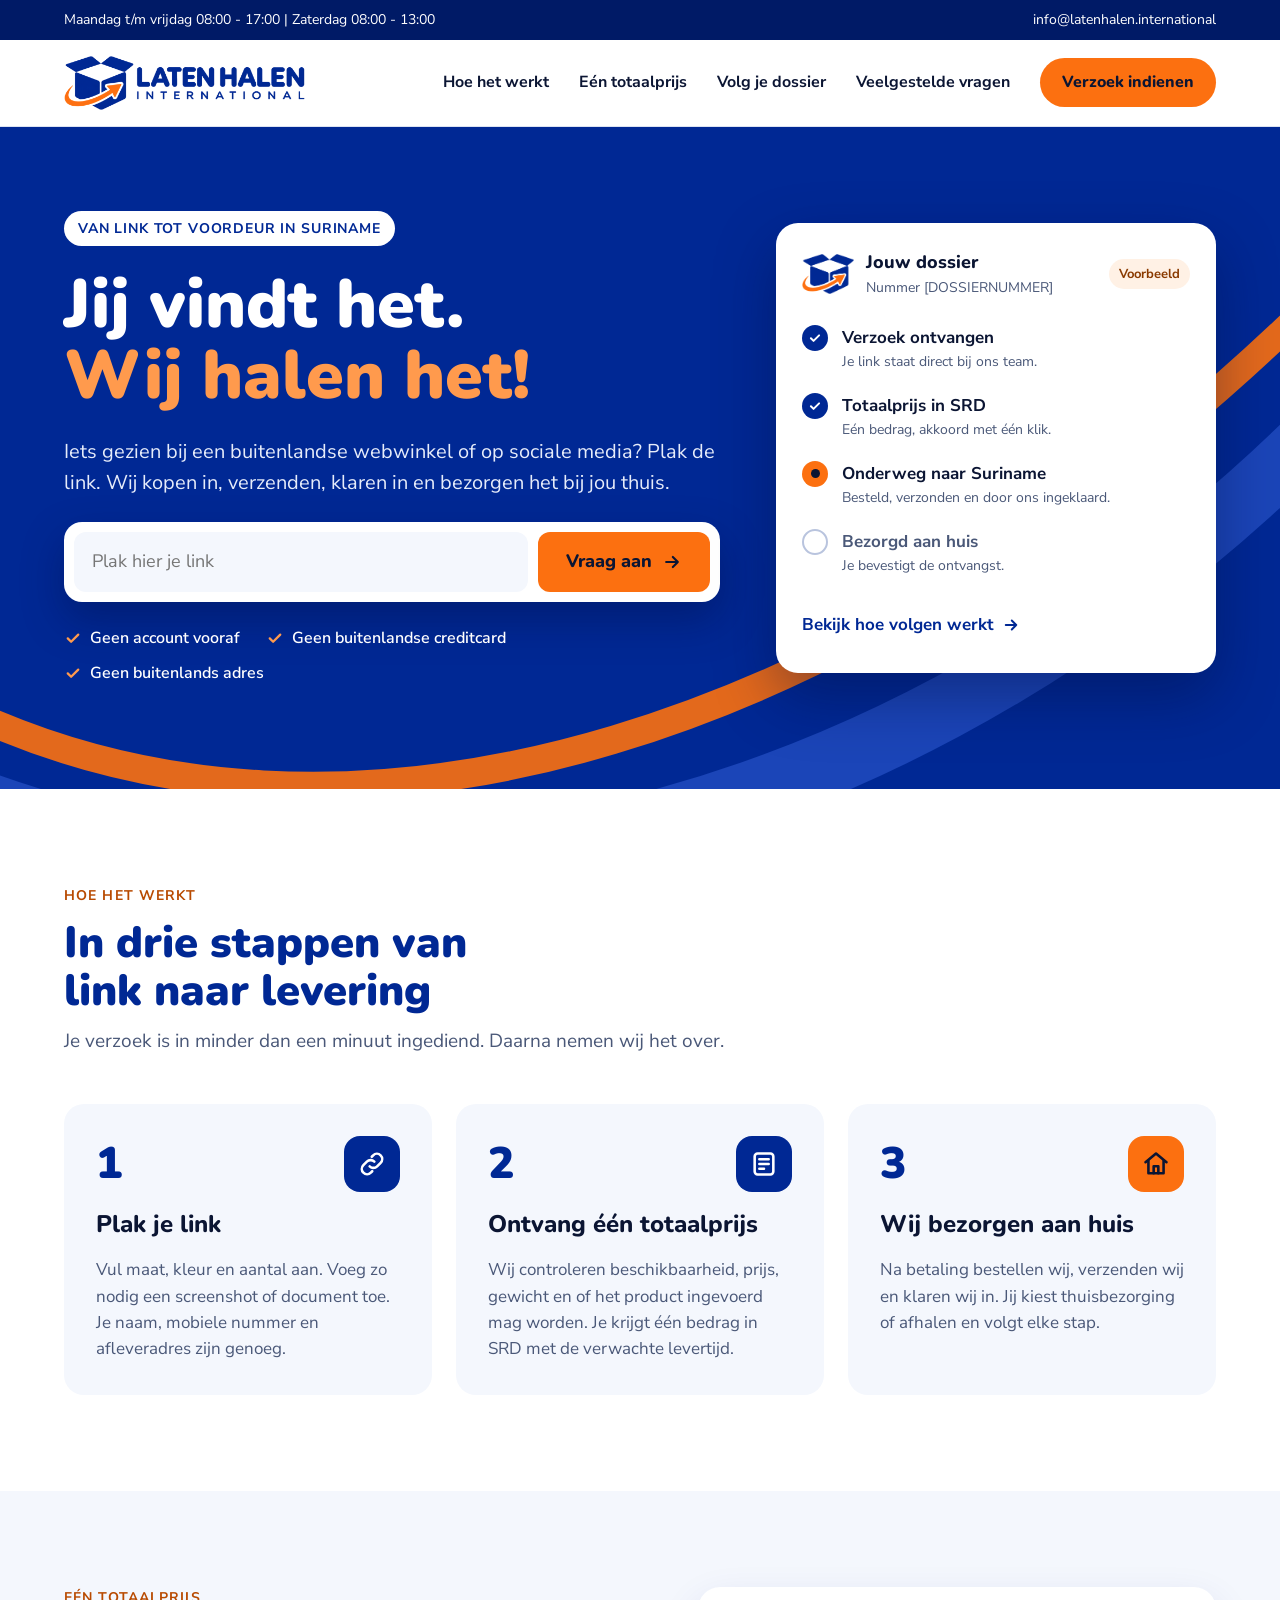
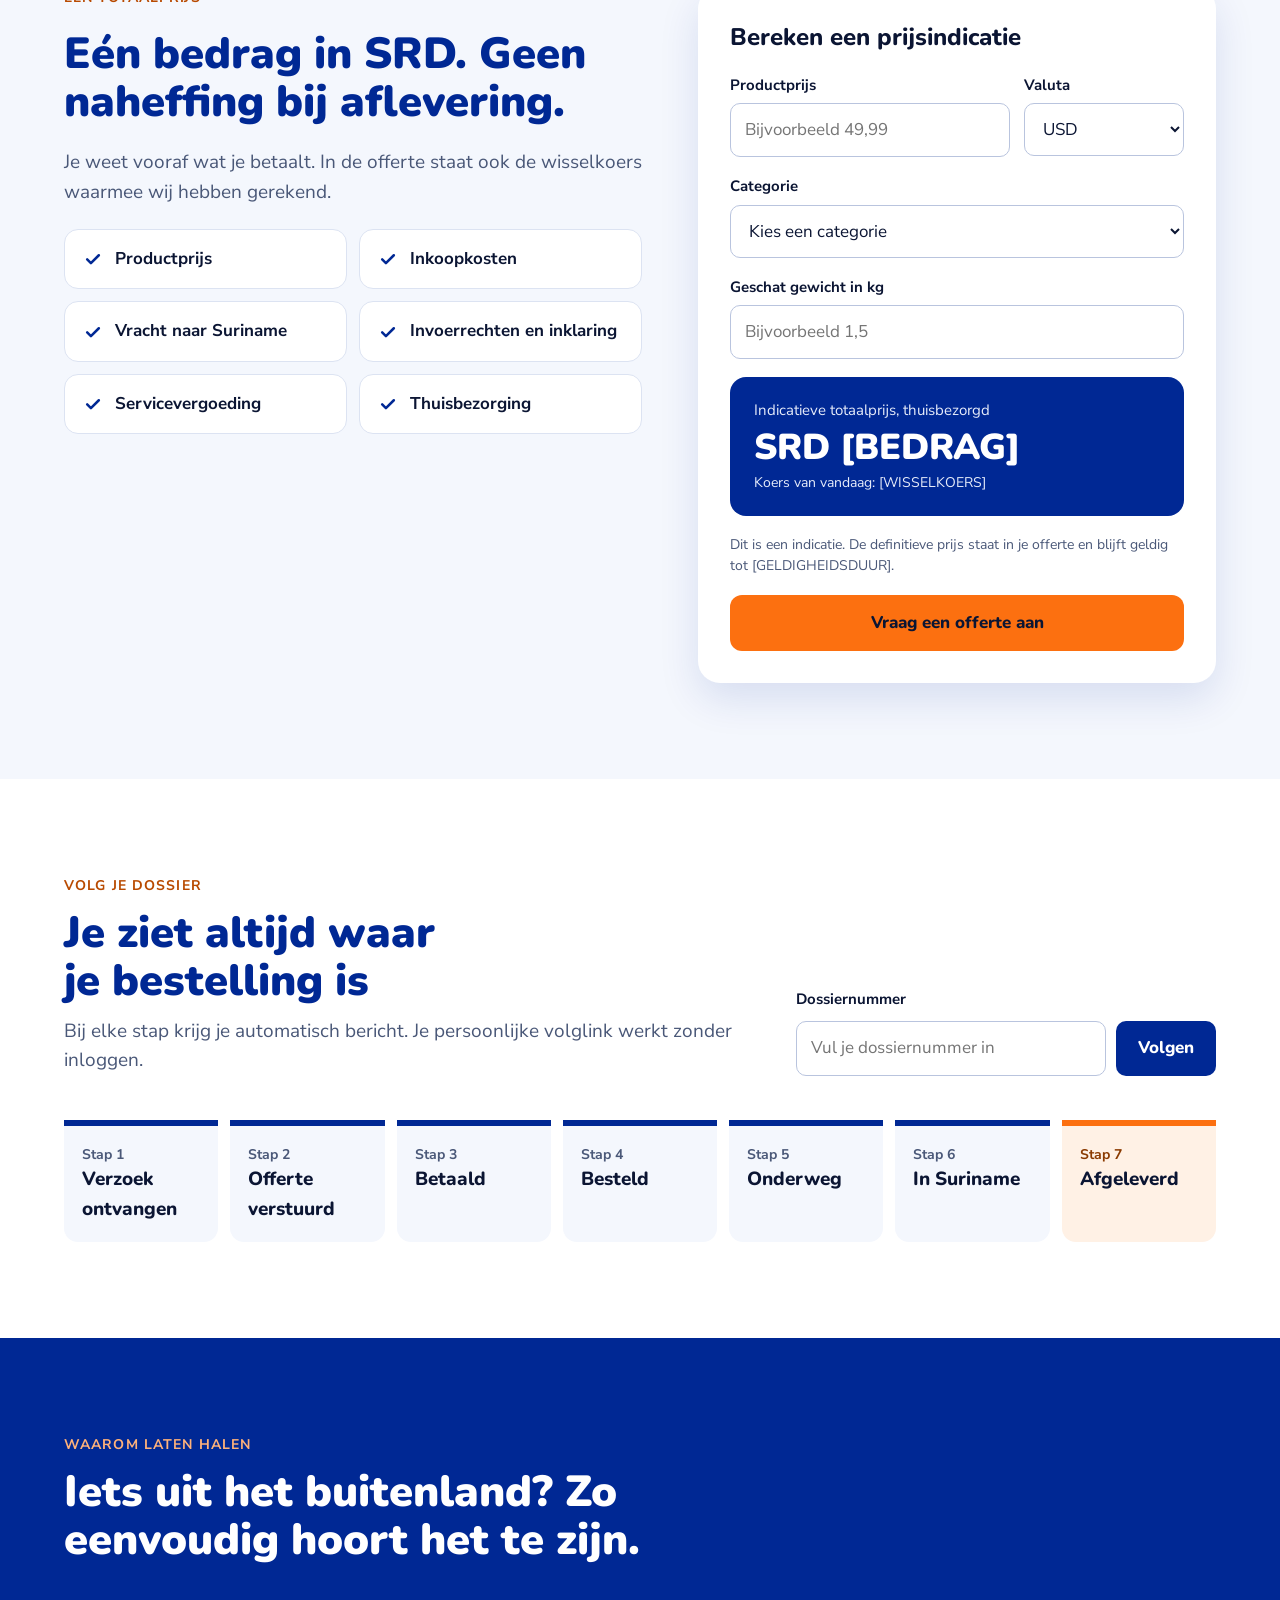
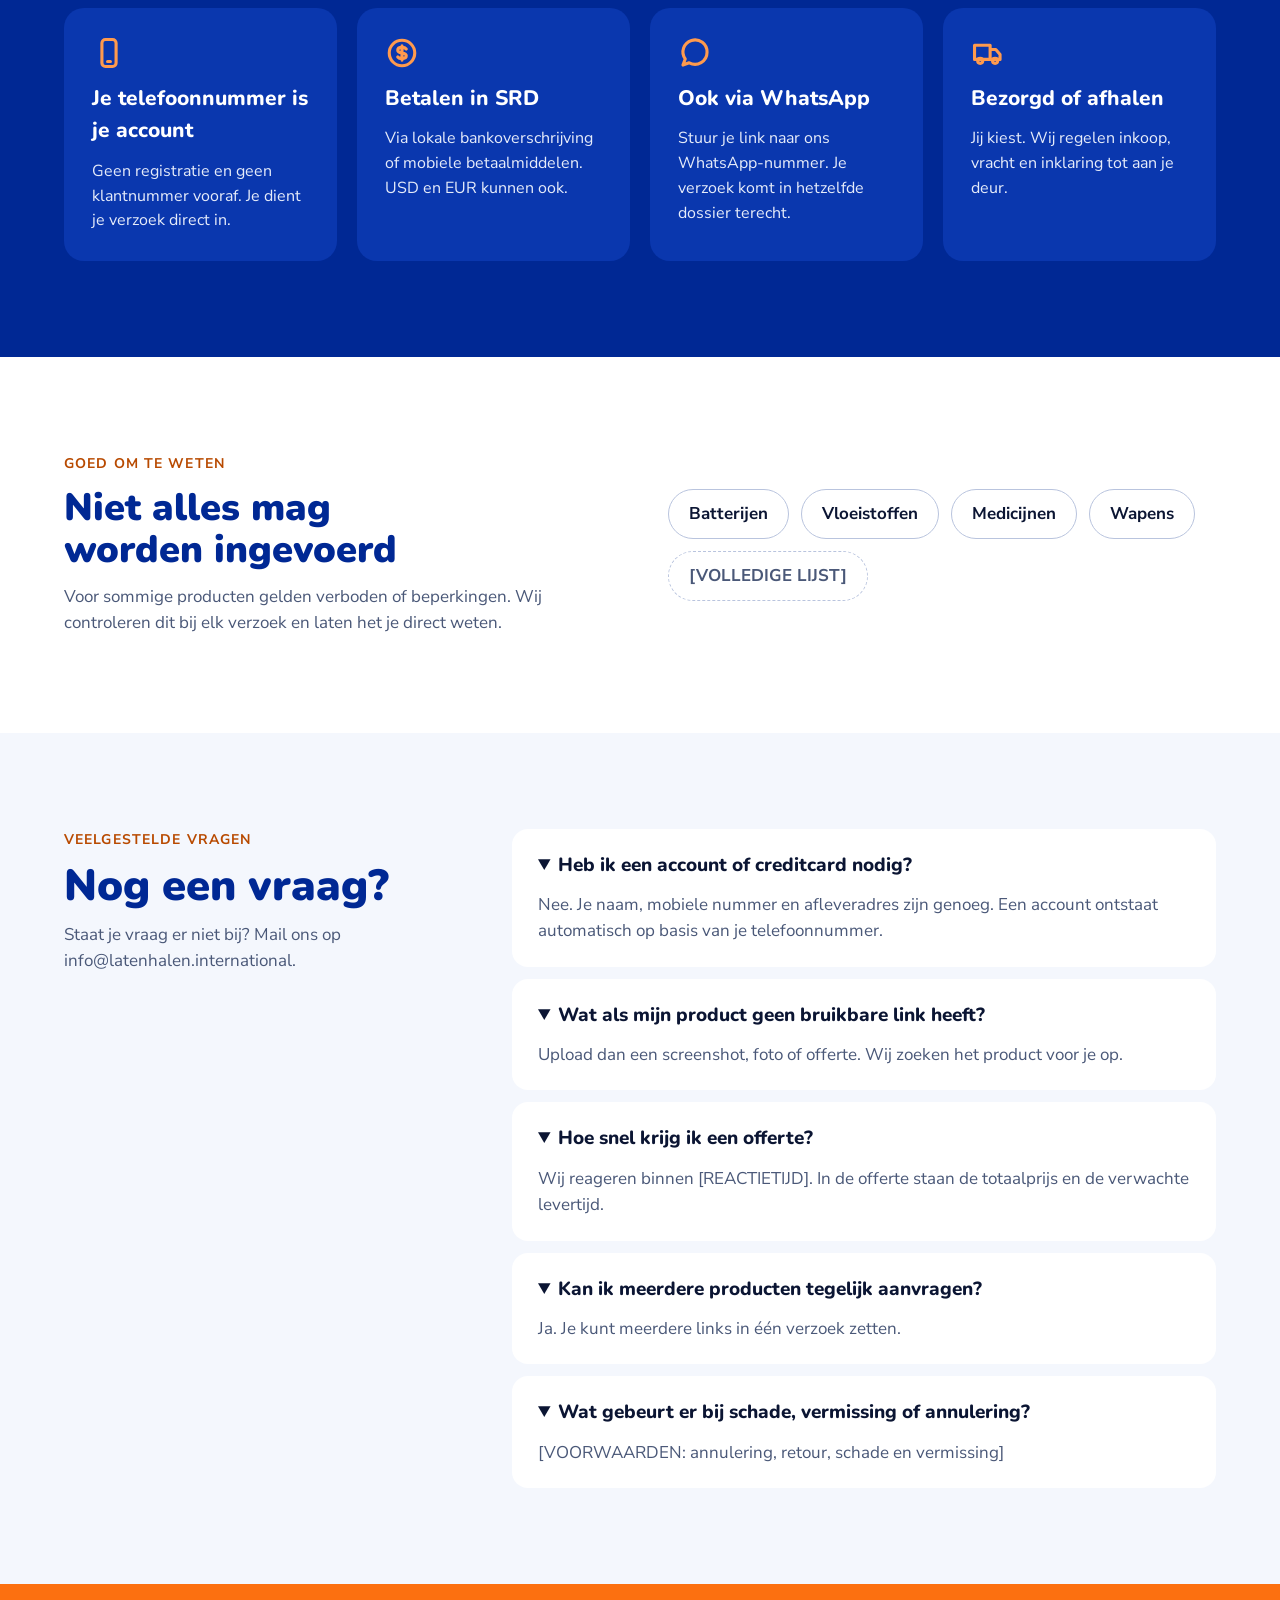
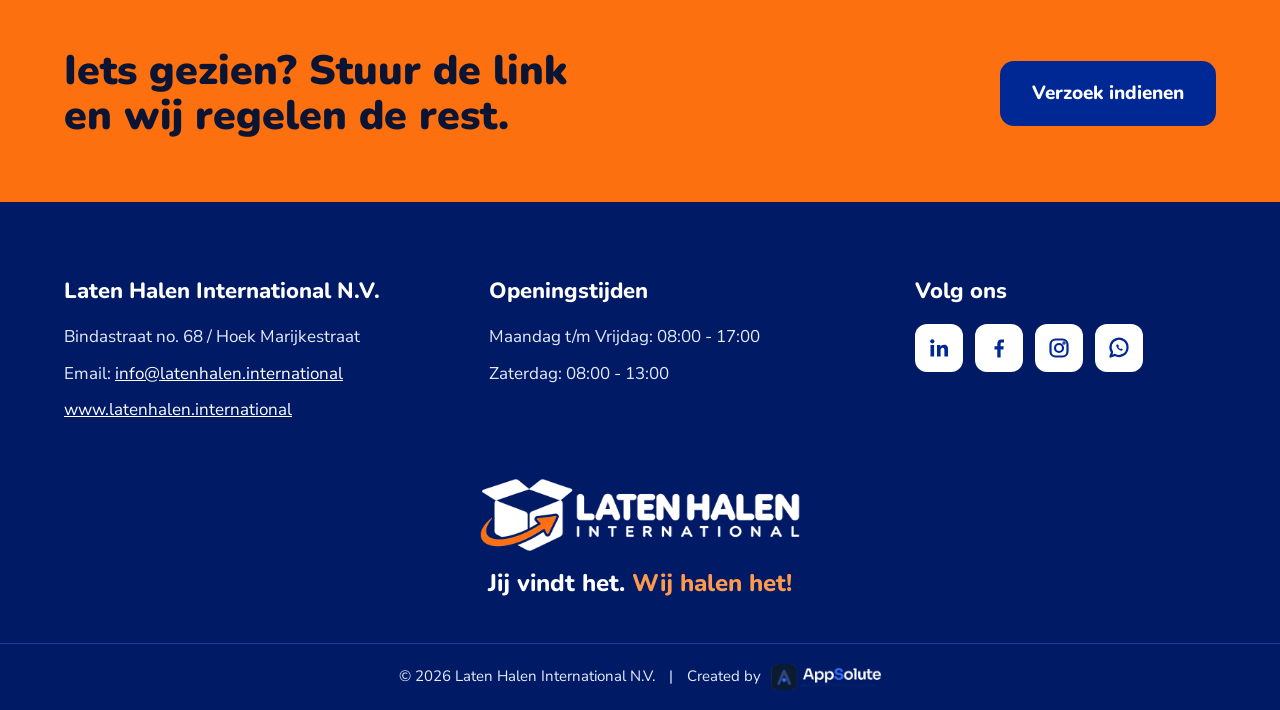
<file: index.html>
<!DOCTYPE html>
<html lang="nl">
<head>
<meta charset="utf-8">
<meta name="viewport" content="width=device-width, initial-scale=1">
<title>Laten Halen International | Jij vindt het. Wij halen het!</title>
<meta name="description" content="Iets gezien bij een buitenlandse webwinkel of op sociale media? Plak de link. Laten Halen International koopt in, verzendt, klaart in en bezorgt het bij jou thuis in Suriname.">
<link rel="canonical" href="https://www.latenhalen.international/">
<meta property="og:type" content="website">
<meta property="og:title" content="Laten Halen International | Jij vindt het. Wij halen het!">
<meta property="og:description" content="Iets gezien bij een buitenlandse webwinkel of op sociale media? Plak de link. Laten Halen International koopt in, verzendt, klaart in en bezorgt het bij jou thuis in Suriname.">
<meta property="og:url" content="https://www.latenhalen.international/">
<meta property="og:image" content="https://www.latenhalen.international/img/logo.png">
<meta name="theme-color" content="#002894">
<link rel="icon" href="favicon.ico" sizes="any">
<link rel="icon" type="image/png" sizes="192x192" href="img/icoon-192.png">
<link rel="apple-touch-icon" href="img/icoon-180.png">
<link rel="preload" href="fonts/nunito-latin.woff2" as="font" type="font/woff2" crossorigin>
<link rel="preload" href="fonts/nunito-sans-latin.woff2" as="font" type="font/woff2" crossorigin>
<link rel="stylesheet" href="css/style.css">
</head>
<body>
<div style="font-family: 'Nunito Sans', 'Segoe UI', Arial, sans-serif; color: #0B1533; background: #FFFFFF; font-size: 17px; line-height: 1.55">

<!-- Topbalk -->
<div style="background: #001A66; color: #FFFFFF; font-size: 14px">
<div style="max-width: 1200px; margin: 0 auto; padding: 9px 24px; display: flex; flex-wrap: wrap; gap: 8px 28px; justify-content: space-between">
<span>Maandag t/m vrijdag 08:00 - 17:00 | Zaterdag 08:00 - 13:00</span>
<span>info@latenhalen.international</span>
</div>
</div>

<!-- Header -->
<header style="background: #FFFFFF; border-bottom: 1px solid #DCE3F2">
<div style="max-width: 1200px; margin: 0 auto; padding: 16px 24px; display: flex; flex-wrap: wrap; align-items: center; justify-content: space-between; gap: 16px 32px">
<a href="/" aria-label="Laten Halen International, naar de startpagina" style="display: flex"><img src="img/logo.png" alt="Laten Halen International" style="height: 54px; width: auto; max-width: 100%"></a>
<nav aria-label="Hoofdmenu" style="display: flex; flex-wrap: wrap; align-items: center; gap: 8px 30px; font-weight: 700; font-size: 16px">
<a href="#hoe-het-werkt" style="color: #0B1533; text-decoration: none; padding: 12px 0">Hoe het werkt</a>
<a href="#prijs" style="color: #0B1533; text-decoration: none; padding: 12px 0">Eén totaalprijs</a>
<a href="volgen.html" style="color: #0B1533; text-decoration: none; padding: 12px 0">Volg je dossier</a>
<a href="#vragen" style="color: #0B1533; text-decoration: none; padding: 12px 0">Veelgestelde vragen</a>
<a href="aanvraag.html" style="background: #FC7010; color: #0B1533; text-decoration: none; padding: 12px 22px; border-radius: 999px; font-family: 'Nunito', sans-serif; font-weight: 800">Verzoek indienen</a>
</nav>
</div>
</header>

<!-- Hero -->
<section style="background: #002894; color: #FFFFFF; position: relative; overflow: hidden">
<svg aria-hidden="true" viewBox="0 0 1440 600" preserveAspectRatio="none" style="position: absolute; left: 0; bottom: 0; width: 100%; height: 100%; pointer-events: none"><path d="M-60 520 C 380 700, 980 560, 1500 140" fill="none" stroke="#FC7010" stroke-width="26" stroke-linecap="round" opacity="0.9"></path><path d="M-60 600 C 420 760, 1040 640, 1500 260" fill="none" stroke="#1B45B8" stroke-width="60" stroke-linecap="round"></path></svg>
<div style="max-width: 1200px; margin: 0 auto; padding: 84px 24px 104px; display: flex; flex-wrap: wrap; align-items: center; gap: 56px; position: relative">
<div style="flex: 1 1 520px; min-width: 0; display: flex; flex-direction: column; gap: 24px">
<span style="align-self: flex-start; background: #FFFFFF; color: #002894; font-weight: 700; font-size: 14px; letter-spacing: 0.06em; text-transform: uppercase; padding: 7px 14px; border-radius: 999px">Van link tot voordeur in Suriname</span>
<h1 style="margin: 0; font-family: 'Nunito', sans-serif; font-weight: 900; font-size: clamp(40px, 5.4vw, 68px); line-height: 1.04; text-wrap: balance">Jij vindt het.<br><span style="color: #FF9A4D">Wij halen het!</span></h1>
<p style="margin: 0; font-size: 20px; max-width: 34em; color: #E6ECFA">Iets gezien bij een buitenlandse webwinkel of op sociale media? Plak de link. Wij kopen in, verzenden, klaren in en bezorgen het bij jou thuis.</p>
<div style="background: #FFFFFF; border-radius: 18px; padding: 10px; display: flex; flex-wrap: wrap; gap: 10px; box-shadow: 0 18px 40px rgba(0, 12, 60, 0.35)">
<label for="hero-link" style="position: absolute; width: 1px; height: 1px; overflow: hidden; clip-path: inset(50%)">Productlink</label>
<input id="hero-link" type="url" placeholder="Plak hier je link" style="flex: 1 1 260px; min-width: 0; border: 0; padding: 16px 18px; font: inherit; font-size: 18px; color: #0B1533; background: #F4F7FD; border-radius: 12px">
<a href="aanvraag.html" style="flex: 0 0 auto; background: #FC7010; color: #0B1533; text-decoration: none; padding: 16px 28px; border-radius: 12px; font-family: 'Nunito', sans-serif; font-weight: 800; font-size: 18px; display: flex; align-items: center; gap: 10px">Vraag aan<svg aria-hidden="true" width="20" height="20" viewBox="0 0 24 24" fill="none" stroke="currentColor" stroke-width="2.6" stroke-linecap="round" stroke-linejoin="round"><path d="M5 12h14M13 6l6 6-6 6"></path></svg></a>
</div>
<ul style="list-style: none; margin: 0; padding: 0; display: flex; flex-wrap: wrap; gap: 10px 26px; font-weight: 600; font-size: 16px">
<li style="display: flex; align-items: center; gap: 8px"><svg aria-hidden="true" width="18" height="18" viewBox="0 0 24 24" fill="none" stroke="#FF9A4D" stroke-width="3" stroke-linecap="round" stroke-linejoin="round"><path d="M5 12.5l4.5 4.5L19 7.5"></path></svg>Geen account vooraf</li>
<li style="display: flex; align-items: center; gap: 8px"><svg aria-hidden="true" width="18" height="18" viewBox="0 0 24 24" fill="none" stroke="#FF9A4D" stroke-width="3" stroke-linecap="round" stroke-linejoin="round"><path d="M5 12.5l4.5 4.5L19 7.5"></path></svg>Geen buitenlandse creditcard</li>
<li style="display: flex; align-items: center; gap: 8px"><svg aria-hidden="true" width="18" height="18" viewBox="0 0 24 24" fill="none" stroke="#FF9A4D" stroke-width="3" stroke-linecap="round" stroke-linejoin="round"><path d="M5 12.5l4.5 4.5L19 7.5"></path></svg>Geen buitenlands adres</li>
</ul>
</div>

<!-- Dossierkaart -->
<div style="flex: 1 1 360px; min-width: 0; max-width: 440px; background: #FFFFFF; color: #0B1533; border-radius: 22px; padding: 26px; box-shadow: 0 24px 60px rgba(0, 12, 60, 0.4); display: flex; flex-direction: column; gap: 18px">
<div style="display: flex; justify-content: space-between; align-items: center; gap: 12px">
<div style="display: flex; align-items: center; gap: 12px"><img src="img/icoon.png" alt="" style="height: 40px; width: auto"><div><div style="font-family: 'Nunito', sans-serif; font-weight: 800; font-size: 18px">Jouw dossier</div><div style="font-size: 14px; color: #4A5878">Nummer [DOSSIERNUMMER]</div></div></div>
<span style="background: #FFF1E5; color: #8A3A00; font-size: 13px; font-weight: 700; padding: 5px 10px; border-radius: 999px">Voorbeeld</span>
</div>
<ol style="list-style: none; margin: 0; padding: 0; display: flex; flex-direction: column; gap: 4px">
<li style="display: flex; gap: 14px; align-items: flex-start; padding: 8px 0"><span style="flex: 0 0 26px; height: 26px; border-radius: 50%; background: #002894; color: #FFFFFF; display: flex; align-items: center; justify-content: center"><svg aria-hidden="true" width="14" height="14" viewBox="0 0 24 24" fill="none" stroke="currentColor" stroke-width="3.4" stroke-linecap="round" stroke-linejoin="round"><path d="M5 12.5l4.5 4.5L19 7.5"></path></svg></span><div><div style="font-weight: 700">Verzoek ontvangen</div><div style="font-size: 14px; color: #4A5878">Je link staat direct bij ons team.</div></div></li>
<li style="display: flex; gap: 14px; align-items: flex-start; padding: 8px 0"><span style="flex: 0 0 26px; height: 26px; border-radius: 50%; background: #002894; color: #FFFFFF; display: flex; align-items: center; justify-content: center"><svg aria-hidden="true" width="14" height="14" viewBox="0 0 24 24" fill="none" stroke="currentColor" stroke-width="3.4" stroke-linecap="round" stroke-linejoin="round"><path d="M5 12.5l4.5 4.5L19 7.5"></path></svg></span><div><div style="font-weight: 700">Totaalprijs in SRD</div><div style="font-size: 14px; color: #4A5878">Eén bedrag, akkoord met één klik.</div></div></li>
<li style="display: flex; gap: 14px; align-items: flex-start; padding: 8px 0"><span style="flex: 0 0 26px; height: 26px; border-radius: 50%; background: #FC7010; display: flex; align-items: center; justify-content: center"><span style="width: 9px; height: 9px; border-radius: 50%; background: #0B1533"></span></span><div><div style="font-weight: 700">Onderweg naar Suriname</div><div style="font-size: 14px; color: #4A5878">Besteld, verzonden en door ons ingeklaard.</div></div></li>
<li style="display: flex; gap: 14px; align-items: flex-start; padding: 8px 0"><span style="flex: 0 0 26px; height: 26px; border-radius: 50%; border: 2px solid #B9C4DE; background: #FFFFFF"></span><div><div style="font-weight: 700; color: #4A5878">Bezorgd aan huis</div><div style="font-size: 14px; color: #4A5878">Je bevestigt de ontvangst.</div></div></li>
</ol>
<a href="volgen.html" style="font-weight: 700; text-decoration: none; display: flex; align-items: center; gap: 8px; min-height: 44px">Bekijk hoe volgen werkt<svg aria-hidden="true" width="18" height="18" viewBox="0 0 24 24" fill="none" stroke="currentColor" stroke-width="2.6" stroke-linecap="round" stroke-linejoin="round"><path d="M5 12h14M13 6l6 6-6 6"></path></svg></a>
</div>
</div>
</section>

<!-- Hoe het werkt -->
<section id="hoe-het-werkt" style="background: #FFFFFF">
<div style="max-width: 1200px; margin: 0 auto; padding: 96px 24px; display: flex; flex-direction: column; gap: 48px">
<div style="display: flex; flex-direction: column; gap: 12px; max-width: 720px">
<span style="color: #B84A00; font-weight: 700; font-size: 14px; letter-spacing: 0.08em; text-transform: uppercase">Hoe het werkt</span>
<h2 style="margin: 0; font-family: 'Nunito', sans-serif; font-weight: 900; font-size: clamp(30px, 3.4vw, 44px); line-height: 1.1; color: #002894; text-wrap: balance">In drie stappen van link naar levering</h2>
<p style="margin: 0; color: #4A5878; font-size: 19px">Je verzoek is in minder dan een minuut ingediend. Daarna nemen wij het over.</p>
</div>
<div style="display: flex; flex-wrap: wrap; gap: 24px">
<article style="flex: 1 1 300px; min-width: 0; background: #F4F7FD; border-radius: 20px; padding: 32px; display: flex; flex-direction: column; gap: 14px">
<div style="display: flex; align-items: center; justify-content: space-between"><span style="font-family: 'Nunito', sans-serif; font-weight: 900; font-size: 44px; line-height: 1; color: #002894">1</span><span style="width: 56px; height: 56px; border-radius: 16px; background: #002894; color: #FFFFFF; display: flex; align-items: center; justify-content: center"><svg aria-hidden="true" width="28" height="28" viewBox="0 0 24 24" fill="none" stroke="currentColor" stroke-width="2.2" stroke-linecap="round" stroke-linejoin="round"><path d="M10 14a4.5 4.5 0 0 0 6.4 0l3-3a4.5 4.5 0 0 0-6.4-6.4l-1.2 1.2"></path><path d="M14 10a4.5 4.5 0 0 0-6.4 0l-3 3a4.5 4.5 0 0 0 6.4 6.4l1.2-1.2"></path></svg></span></div>
<h3 style="margin: 0; font-family: 'Nunito', sans-serif; font-weight: 800; font-size: 24px">Plak je link</h3>
<p style="margin: 0; color: #4A5878">Vul maat, kleur en aantal aan. Voeg zo nodig een screenshot of document toe. Je naam, mobiele nummer en afleveradres zijn genoeg.</p>
</article>
<article style="flex: 1 1 300px; min-width: 0; background: #F4F7FD; border-radius: 20px; padding: 32px; display: flex; flex-direction: column; gap: 14px">
<div style="display: flex; align-items: center; justify-content: space-between"><span style="font-family: 'Nunito', sans-serif; font-weight: 900; font-size: 44px; line-height: 1; color: #002894">2</span><span style="width: 56px; height: 56px; border-radius: 16px; background: #002894; color: #FFFFFF; display: flex; align-items: center; justify-content: center"><svg aria-hidden="true" width="28" height="28" viewBox="0 0 24 24" fill="none" stroke="currentColor" stroke-width="2.2" stroke-linecap="round" stroke-linejoin="round"><rect x="4" y="3" width="16" height="18" rx="2.5"></rect><path d="M8 8h8M8 12h8M8 16h4"></path></svg></span></div>
<h3 style="margin: 0; font-family: 'Nunito', sans-serif; font-weight: 800; font-size: 24px">Ontvang één totaalprijs</h3>
<p style="margin: 0; color: #4A5878">Wij controleren beschikbaarheid, prijs, gewicht en of het product ingevoerd mag worden. Je krijgt één bedrag in SRD met de verwachte levertijd.</p>
</article>
<article style="flex: 1 1 300px; min-width: 0; background: #F4F7FD; border-radius: 20px; padding: 32px; display: flex; flex-direction: column; gap: 14px">
<div style="display: flex; align-items: center; justify-content: space-between"><span style="font-family: 'Nunito', sans-serif; font-weight: 900; font-size: 44px; line-height: 1; color: #002894">3</span><span style="width: 56px; height: 56px; border-radius: 16px; background: #FC7010; color: #0B1533; display: flex; align-items: center; justify-content: center"><svg aria-hidden="true" width="28" height="28" viewBox="0 0 24 24" fill="none" stroke="currentColor" stroke-width="2.2" stroke-linecap="round" stroke-linejoin="round"><path d="M3 10.5 12 3l9 7.5"></path><path d="M5.5 9.5V20h13V9.5"></path><path d="M10 20v-6h4v6"></path></svg></span></div>
<h3 style="margin: 0; font-family: 'Nunito', sans-serif; font-weight: 800; font-size: 24px">Wij bezorgen aan huis</h3>
<p style="margin: 0; color: #4A5878">Na betaling bestellen wij, verzenden wij en klaren wij in. Jij kiest thuisbezorging of afhalen en volgt elke stap.</p>
</article>
</div>
</div>
</section>

<!-- Eén totaalprijs -->
<section id="prijs" style="background: #F4F7FD">
<div style="max-width: 1200px; margin: 0 auto; padding: 96px 24px; display: flex; flex-wrap: wrap; gap: 56px; align-items: flex-start">
<div style="flex: 1 1 460px; min-width: 0; display: flex; flex-direction: column; gap: 22px">
<span style="color: #B84A00; font-weight: 700; font-size: 14px; letter-spacing: 0.08em; text-transform: uppercase">Eén totaalprijs</span>
<h2 style="margin: 0; font-family: 'Nunito', sans-serif; font-weight: 900; font-size: clamp(30px, 3.4vw, 44px); line-height: 1.1; color: #002894; text-wrap: balance">Eén bedrag in SRD. Geen naheffing bij aflevering.</h2>
<p style="margin: 0; color: #4A5878; font-size: 19px">Je weet vooraf wat je betaalt. In de offerte staat ook de wisselkoers waarmee wij hebben gerekend.</p>
<ul style="list-style: none; margin: 0; padding: 0; display: flex; flex-wrap: wrap; gap: 12px">
<li style="flex: 1 1 220px; background: #FFFFFF; border: 1px solid #DCE3F2; border-radius: 14px; padding: 16px 18px; font-weight: 700; display: flex; align-items: center; gap: 12px"><svg aria-hidden="true" width="20" height="20" viewBox="0 0 24 24" fill="none" stroke="#002894" stroke-width="3" stroke-linecap="round" stroke-linejoin="round"><path d="M5 12.5l4.5 4.5L19 7.5"></path></svg>Productprijs</li>
<li style="flex: 1 1 220px; background: #FFFFFF; border: 1px solid #DCE3F2; border-radius: 14px; padding: 16px 18px; font-weight: 700; display: flex; align-items: center; gap: 12px"><svg aria-hidden="true" width="20" height="20" viewBox="0 0 24 24" fill="none" stroke="#002894" stroke-width="3" stroke-linecap="round" stroke-linejoin="round"><path d="M5 12.5l4.5 4.5L19 7.5"></path></svg>Inkoopkosten</li>
<li style="flex: 1 1 220px; background: #FFFFFF; border: 1px solid #DCE3F2; border-radius: 14px; padding: 16px 18px; font-weight: 700; display: flex; align-items: center; gap: 12px"><svg aria-hidden="true" width="20" height="20" viewBox="0 0 24 24" fill="none" stroke="#002894" stroke-width="3" stroke-linecap="round" stroke-linejoin="round"><path d="M5 12.5l4.5 4.5L19 7.5"></path></svg>Vracht naar Suriname</li>
<li style="flex: 1 1 220px; background: #FFFFFF; border: 1px solid #DCE3F2; border-radius: 14px; padding: 16px 18px; font-weight: 700; display: flex; align-items: center; gap: 12px"><svg aria-hidden="true" width="20" height="20" viewBox="0 0 24 24" fill="none" stroke="#002894" stroke-width="3" stroke-linecap="round" stroke-linejoin="round"><path d="M5 12.5l4.5 4.5L19 7.5"></path></svg>Invoerrechten en inklaring</li>
<li style="flex: 1 1 220px; background: #FFFFFF; border: 1px solid #DCE3F2; border-radius: 14px; padding: 16px 18px; font-weight: 700; display: flex; align-items: center; gap: 12px"><svg aria-hidden="true" width="20" height="20" viewBox="0 0 24 24" fill="none" stroke="#002894" stroke-width="3" stroke-linecap="round" stroke-linejoin="round"><path d="M5 12.5l4.5 4.5L19 7.5"></path></svg>Servicevergoeding</li>
<li style="flex: 1 1 220px; background: #FFFFFF; border: 1px solid #DCE3F2; border-radius: 14px; padding: 16px 18px; font-weight: 700; display: flex; align-items: center; gap: 12px"><svg aria-hidden="true" width="20" height="20" viewBox="0 0 24 24" fill="none" stroke="#002894" stroke-width="3" stroke-linecap="round" stroke-linejoin="round"><path d="M5 12.5l4.5 4.5L19 7.5"></path></svg>Thuisbezorging</li>
</ul>
</div>

<!-- Prijsindicatie -->
<div style="flex: 1 1 400px; min-width: 0; background: #FFFFFF; border-radius: 22px; padding: 32px; box-shadow: 0 16px 40px rgba(0, 40, 148, 0.12); display: flex; flex-direction: column; gap: 18px">
<h3 style="margin: 0; font-family: 'Nunito', sans-serif; font-weight: 800; font-size: 24px">Bereken een prijsindicatie</h3>
<div style="display: flex; flex-wrap: wrap; gap: 14px">
<div style="flex: 2 1 180px; display: flex; flex-direction: column; gap: 6px"><label for="calc-prijs" style="font-weight: 700; font-size: 15px">Productprijs</label><input id="calc-prijs" type="text" inputmode="decimal" placeholder="Bijvoorbeeld 49,99" style="border: 1.5px solid #B9C4DE; border-radius: 10px; padding: 13px 14px; font: inherit; color: #0B1533; min-width: 0; width: 100%"></div>
<div style="flex: 1 1 110px; display: flex; flex-direction: column; gap: 6px"><label for="calc-valuta" style="font-weight: 700; font-size: 15px">Valuta</label><select id="calc-valuta" style="border: 1.5px solid #B9C4DE; border-radius: 10px; padding: 13px 14px; font: inherit; color: #0B1533; background: #FFFFFF; width: 100%"><option>USD</option><option>EUR</option></select></div>
</div>
<div style="display: flex; flex-direction: column; gap: 6px"><label for="calc-categorie" style="font-weight: 700; font-size: 15px">Categorie</label><select id="calc-categorie" style="border: 1.5px solid #B9C4DE; border-radius: 10px; padding: 13px 14px; font: inherit; color: #0B1533; background: #FFFFFF; width: 100%"><option>Kies een categorie</option><option>Kleding en schoenen</option><option>Elektronica</option><option>Huis en keuken</option><option>Overig</option></select></div>
<div style="display: flex; flex-direction: column; gap: 6px"><label for="calc-gewicht" style="font-weight: 700; font-size: 15px">Geschat gewicht in kg</label><input id="calc-gewicht" type="text" inputmode="decimal" placeholder="Bijvoorbeeld 1,5" style="border: 1.5px solid #B9C4DE; border-radius: 10px; padding: 13px 14px; font: inherit; color: #0B1533; width: 100%"></div>
<div style="background: #002894; color: #FFFFFF; border-radius: 16px; padding: 22px 24px; display: flex; flex-direction: column; gap: 4px">
<span style="font-size: 15px; color: #E6ECFA">Indicatieve totaalprijs, thuisbezorgd</span>
<span style="font-family: 'Nunito', sans-serif; font-weight: 900; font-size: 36px; line-height: 1.15">SRD [BEDRAG]</span>
<span style="font-size: 14px; color: #E6ECFA">Koers van vandaag: [WISSELKOERS]</span>
</div>
<p style="margin: 0; font-size: 14px; color: #4A5878">Dit is een indicatie. De definitieve prijs staat in je offerte en blijft geldig tot [GELDIGHEIDSDUUR].</p>
<a href="aanvraag.html" style="background: #FC7010; color: #0B1533; text-decoration: none; padding: 15px 24px; border-radius: 12px; font-family: 'Nunito', sans-serif; font-weight: 800; text-align: center">Vraag een offerte aan</a>
</div>
</div>
</section>

<!-- Volgen -->
<section id="volgen" style="background: #FFFFFF">
<div style="max-width: 1200px; margin: 0 auto; padding: 96px 24px; display: flex; flex-direction: column; gap: 44px">
<div style="display: flex; flex-wrap: wrap; gap: 24px 56px; align-items: flex-end; justify-content: space-between">
<div style="flex: 1 1 480px; min-width: 0; display: flex; flex-direction: column; gap: 12px">
<span style="color: #B84A00; font-weight: 700; font-size: 14px; letter-spacing: 0.08em; text-transform: uppercase">Volg je dossier</span>
<h2 style="margin: 0; font-family: 'Nunito', sans-serif; font-weight: 900; font-size: clamp(30px, 3.4vw, 44px); line-height: 1.1; color: #002894; text-wrap: balance">Je ziet altijd waar je bestelling is</h2>
<p style="margin: 0; color: #4A5878; font-size: 19px">Bij elke stap krijg je automatisch bericht. Je persoonlijke volglink werkt zonder inloggen.</p>
</div>
<div style="flex: 0 1 420px; min-width: 0; display: flex; flex-wrap: wrap; gap: 10px">
<label for="volg-nummer" style="flex: 1 1 100%; font-weight: 700; font-size: 15px">Dossiernummer</label>
<input id="volg-nummer" type="text" placeholder="Vul je dossiernummer in" style="flex: 1 1 200px; min-width: 0; border: 1.5px solid #B9C4DE; border-radius: 10px; padding: 13px 14px; font: inherit; color: #0B1533">
<a href="volgen.html" style="background: #002894; color: #FFFFFF; text-decoration: none; padding: 13px 22px; border-radius: 10px; font-family: 'Nunito', sans-serif; font-weight: 800; display: flex; align-items: center">Volgen</a>
</div>
</div>
<ol style="list-style: none; margin: 0; padding: 0; display: flex; flex-wrap: wrap; gap: 12px">
<li style="flex: 1 1 150px; border-top: 6px solid #002894; background: #F4F7FD; border-radius: 0 0 14px 14px; padding: 18px"><div style="font-size: 14px; color: #4A5878; font-weight: 700">Stap 1</div><div style="font-family: 'Nunito', sans-serif; font-weight: 800; font-size: 19px">Verzoek ontvangen</div></li>
<li style="flex: 1 1 150px; border-top: 6px solid #002894; background: #F4F7FD; border-radius: 0 0 14px 14px; padding: 18px"><div style="font-size: 14px; color: #4A5878; font-weight: 700">Stap 2</div><div style="font-family: 'Nunito', sans-serif; font-weight: 800; font-size: 19px">Offerte verstuurd</div></li>
<li style="flex: 1 1 150px; border-top: 6px solid #002894; background: #F4F7FD; border-radius: 0 0 14px 14px; padding: 18px"><div style="font-size: 14px; color: #4A5878; font-weight: 700">Stap 3</div><div style="font-family: 'Nunito', sans-serif; font-weight: 800; font-size: 19px">Betaald</div></li>
<li style="flex: 1 1 150px; border-top: 6px solid #002894; background: #F4F7FD; border-radius: 0 0 14px 14px; padding: 18px"><div style="font-size: 14px; color: #4A5878; font-weight: 700">Stap 4</div><div style="font-family: 'Nunito', sans-serif; font-weight: 800; font-size: 19px">Besteld</div></li>
<li style="flex: 1 1 150px; border-top: 6px solid #002894; background: #F4F7FD; border-radius: 0 0 14px 14px; padding: 18px"><div style="font-size: 14px; color: #4A5878; font-weight: 700">Stap 5</div><div style="font-family: 'Nunito', sans-serif; font-weight: 800; font-size: 19px">Onderweg</div></li>
<li style="flex: 1 1 150px; border-top: 6px solid #002894; background: #F4F7FD; border-radius: 0 0 14px 14px; padding: 18px"><div style="font-size: 14px; color: #4A5878; font-weight: 700">Stap 6</div><div style="font-family: 'Nunito', sans-serif; font-weight: 800; font-size: 19px">In Suriname</div></li>
<li style="flex: 1 1 150px; border-top: 6px solid #FC7010; background: #FFF1E5; border-radius: 0 0 14px 14px; padding: 18px"><div style="font-size: 14px; color: #8A3A00; font-weight: 700">Stap 7</div><div style="font-family: 'Nunito', sans-serif; font-weight: 800; font-size: 19px">Afgeleverd</div></li>
</ol>
</div>
</section>

<!-- Waarom -->
<section id="waarom" style="background: #002894; color: #FFFFFF">
<div style="max-width: 1200px; margin: 0 auto; padding: 96px 24px; display: flex; flex-direction: column; gap: 44px">
<div style="display: flex; flex-direction: column; gap: 12px; max-width: 720px">
<span style="color: #FFB27A; font-weight: 700; font-size: 14px; letter-spacing: 0.08em; text-transform: uppercase">Waarom Laten Halen</span>
<h2 style="margin: 0; font-family: 'Nunito', sans-serif; font-weight: 900; font-size: clamp(30px, 3.4vw, 44px); line-height: 1.1; text-wrap: balance">Iets uit het buitenland? Zo eenvoudig hoort het te zijn.</h2>
</div>
<div style="display: flex; flex-wrap: wrap; gap: 20px">
<article style="flex: 1 1 250px; min-width: 0; background: #0A37AE; border-radius: 20px; padding: 28px; display: flex; flex-direction: column; gap: 12px">
<svg aria-hidden="true" width="34" height="34" viewBox="0 0 24 24" fill="none" stroke="#FF9A4D" stroke-width="2.2" stroke-linecap="round" stroke-linejoin="round"><rect x="7" y="2.5" width="10" height="19" rx="2.5"></rect><path d="M11 18h2"></path></svg>
<h3 style="margin: 0; font-family: 'Nunito', sans-serif; font-weight: 800; font-size: 21px">Je telefoonnummer is je account</h3>
<p style="margin: 0; color: #E6ECFA; font-size: 16px">Geen registratie en geen klantnummer vooraf. Je dient je verzoek direct in.</p>
</article>
<article style="flex: 1 1 250px; min-width: 0; background: #0A37AE; border-radius: 20px; padding: 28px; display: flex; flex-direction: column; gap: 12px">
<svg aria-hidden="true" width="34" height="34" viewBox="0 0 24 24" fill="none" stroke="#FF9A4D" stroke-width="2.2" stroke-linecap="round" stroke-linejoin="round"><circle cx="12" cy="12" r="9"></circle><path d="M12 7v10M15 9.2c-.6-.8-1.7-1.2-3-1.2-1.7 0-3 .8-3 2s1.2 1.7 3 2 3 .8 3 2-1.3 2-3 2c-1.3 0-2.4-.4-3-1.2"></path></svg>
<h3 style="margin: 0; font-family: 'Nunito', sans-serif; font-weight: 800; font-size: 21px">Betalen in SRD</h3>
<p style="margin: 0; color: #E6ECFA; font-size: 16px">Via lokale bankoverschrijving of mobiele betaalmiddelen. USD en EUR kunnen ook.</p>
</article>
<article style="flex: 1 1 250px; min-width: 0; background: #0A37AE; border-radius: 20px; padding: 28px; display: flex; flex-direction: column; gap: 12px">
<svg aria-hidden="true" width="34" height="34" viewBox="0 0 24 24" fill="none" stroke="#FF9A4D" stroke-width="2.2" stroke-linecap="round" stroke-linejoin="round"><path d="M20.5 11.500a8.5 8.5 0 0 1-12.6 7.400L3.5 20.500l1.6-4.300A8.5 8.5 0 1 1 20.5 11.500z"></path></svg>
<h3 style="margin: 0; font-family: 'Nunito', sans-serif; font-weight: 800; font-size: 21px">Ook via WhatsApp</h3>
<p style="margin: 0; color: #E6ECFA; font-size: 16px">Stuur je link naar ons WhatsApp-nummer. Je verzoek komt in hetzelfde dossier terecht.</p>
</article>
<article style="flex: 1 1 250px; min-width: 0; background: #0A37AE; border-radius: 20px; padding: 28px; display: flex; flex-direction: column; gap: 12px">
<svg aria-hidden="true" width="34" height="34" viewBox="0 0 24 24" fill="none" stroke="#FF9A4D" stroke-width="2.2" stroke-linecap="round" stroke-linejoin="round"><path d="M2.5 6.500h11v10h-11zM13.5 9.500h4l3 3.500v3.500h-7z"></path><circle cx="6.5" cy="17.5" r="1.8"></circle><circle cx="17" cy="17.5" r="1.8"></circle></svg>
<h3 style="margin: 0; font-family: 'Nunito', sans-serif; font-weight: 800; font-size: 21px">Bezorgd of afhalen</h3>
<p style="margin: 0; color: #E6ECFA; font-size: 16px">Jij kiest. Wij regelen inkoop, vracht en inklaring tot aan je deur.</p>
</article>
</div>
</div>
</section>

<!-- Wat halen wij niet -->
<section id="niet" style="background: #FFFFFF">
<div style="max-width: 1200px; margin: 0 auto; padding: 96px 24px; display: flex; flex-wrap: wrap; gap: 32px 56px; align-items: center">
<div style="flex: 1 1 420px; min-width: 0; display: flex; flex-direction: column; gap: 12px">
<span style="color: #B84A00; font-weight: 700; font-size: 14px; letter-spacing: 0.08em; text-transform: uppercase">Goed om te weten</span>
<h2 style="margin: 0; font-family: 'Nunito', sans-serif; font-weight: 900; font-size: clamp(28px, 3vw, 38px); line-height: 1.12; color: #002894; text-wrap: balance">Niet alles mag worden ingevoerd</h2>
<p style="margin: 0; color: #4A5878">Voor sommige producten gelden verboden of beperkingen. Wij controleren dit bij elk verzoek en laten het je direct weten.</p>
</div>
<ul style="flex: 1 1 420px; min-width: 0; list-style: none; margin: 0; padding: 0; display: flex; flex-wrap: wrap; gap: 12px">
<li style="border: 1.5px solid #B9C4DE; border-radius: 999px; padding: 11px 20px; font-weight: 700">Batterijen</li>
<li style="border: 1.5px solid #B9C4DE; border-radius: 999px; padding: 11px 20px; font-weight: 700">Vloeistoffen</li>
<li style="border: 1.5px solid #B9C4DE; border-radius: 999px; padding: 11px 20px; font-weight: 700">Medicijnen</li>
<li style="border: 1.5px solid #B9C4DE; border-radius: 999px; padding: 11px 20px; font-weight: 700">Wapens</li>
<li style="border: 1.5px dashed #B9C4DE; border-radius: 999px; padding: 11px 20px; font-weight: 700; color: #4A5878">[VOLLEDIGE LIJST]</li>
</ul>
</div>
</section>

<!-- Veelgestelde vragen -->
<section id="vragen" style="background: #F4F7FD">
<div style="max-width: 1200px; margin: 0 auto; padding: 96px 24px; display: flex; flex-wrap: wrap; gap: 40px 56px; align-items: flex-start">
<div style="flex: 1 1 300px; min-width: 0; display: flex; flex-direction: column; gap: 12px">
<span style="color: #B84A00; font-weight: 700; font-size: 14px; letter-spacing: 0.08em; text-transform: uppercase">Veelgestelde vragen</span>
<h2 style="margin: 0; font-family: 'Nunito', sans-serif; font-weight: 900; font-size: clamp(30px, 3.4vw, 44px); line-height: 1.1; color: #002894; text-wrap: balance">Nog een vraag?</h2>
<p style="margin: 0; color: #4A5878">Staat je vraag er niet bij? Mail ons op info@latenhalen.international.</p>
</div>
<div style="flex: 2 1 520px; min-width: 0; display: flex; flex-direction: column; gap: 12px">
<details open="" style="background: #FFFFFF; border-radius: 16px; padding: 22px 26px"><summary style="font-family: 'Nunito', sans-serif; font-weight: 800; font-size: 19px; cursor: pointer">Heb ik een account of creditcard nodig?</summary><p style="margin: 12px 0 0; color: #4A5878">Nee. Je naam, mobiele nummer en afleveradres zijn genoeg. Een account ontstaat automatisch op basis van je telefoonnummer.</p></details>
<details open="" style="background: #FFFFFF; border-radius: 16px; padding: 22px 26px"><summary style="font-family: 'Nunito', sans-serif; font-weight: 800; font-size: 19px; cursor: pointer">Wat als mijn product geen bruikbare link heeft?</summary><p style="margin: 12px 0 0; color: #4A5878">Upload dan een screenshot, foto of offerte. Wij zoeken het product voor je op.</p></details>
<details open="" style="background: #FFFFFF; border-radius: 16px; padding: 22px 26px"><summary style="font-family: 'Nunito', sans-serif; font-weight: 800; font-size: 19px; cursor: pointer">Hoe snel krijg ik een offerte?</summary><p style="margin: 12px 0 0; color: #4A5878">Wij reageren binnen [REACTIETIJD]. In de offerte staan de totaalprijs en de verwachte levertijd.</p></details>
<details open="" style="background: #FFFFFF; border-radius: 16px; padding: 22px 26px"><summary style="font-family: 'Nunito', sans-serif; font-weight: 800; font-size: 19px; cursor: pointer">Kan ik meerdere producten tegelijk aanvragen?</summary><p style="margin: 12px 0 0; color: #4A5878">Ja. Je kunt meerdere links in één verzoek zetten.</p></details>
<details open="" style="background: #FFFFFF; border-radius: 16px; padding: 22px 26px"><summary style="font-family: 'Nunito', sans-serif; font-weight: 800; font-size: 19px; cursor: pointer">Wat gebeurt er bij schade, vermissing of annulering?</summary><p style="margin: 12px 0 0; color: #4A5878">[VOORWAARDEN: annulering, retour, schade en vermissing]</p></details>
</div>
</div>
</section>

<!-- Afsluitende oproep -->
<section style="background: #FC7010; color: #0B1533">
<div style="max-width: 1200px; margin: 0 auto; padding: 64px 24px; display: flex; flex-wrap: wrap; gap: 24px 48px; align-items: center; justify-content: space-between">
<h2 style="margin: 0; flex: 1 1 480px; font-family: 'Nunito', sans-serif; font-weight: 900; font-size: clamp(28px, 3.2vw, 42px); line-height: 1.1; text-wrap: balance">Iets gezien? Stuur de link en wij regelen de rest.</h2>
<a href="aanvraag.html" style="background: #002894; color: #FFFFFF; text-decoration: none; padding: 18px 32px; border-radius: 14px; font-family: 'Nunito', sans-serif; font-weight: 800; font-size: 19px">Verzoek indienen</a>
</div>
</section>

<!-- Footer -->
<footer style="background: #001A66; color: #FFFFFF">
<div style="max-width: 1200px; margin: 0 auto; padding: 72px 24px 0; display: flex; flex-wrap: wrap; gap: 40px 64px">
<div style="flex: 1 1 300px; min-width: 0; display: flex; flex-direction: column; gap: 10px">
<h2 style="margin: 0 0 6px; font-family: 'Nunito', sans-serif; font-weight: 800; font-size: 22px">Laten Halen International N.V.</h2>
<div style="color: #E6ECFA">Bindastraat no. 68 / Hoek Marijkestraat</div>
<div style="color: #E6ECFA">Email: <a href="mailto:info@latenhalen.international" style="color: #FFFFFF">info@latenhalen.international</a></div>
<div><a href="https://www.latenhalen.international" style="color: #FFFFFF">www.latenhalen.international</a></div>
</div>
<div style="flex: 1 1 300px; min-width: 0; display: flex; flex-direction: column; gap: 10px">
<h2 style="margin: 0 0 6px; font-family: 'Nunito', sans-serif; font-weight: 800; font-size: 22px">Openingstijden</h2>
<div style="color: #E6ECFA">Maandag t/m Vrijdag: 08:00 - 17:00</div>
<div style="color: #E6ECFA">Zaterdag: 08:00 - 13:00</div>
</div>
<div style="flex: 1 1 240px; min-width: 0; display: flex; flex-direction: column; gap: 14px">
<h2 style="margin: 0 0 2px; font-family: 'Nunito', sans-serif; font-weight: 800; font-size: 22px">Volg ons</h2>
<div style="display: flex; flex-wrap: wrap; gap: 12px">
<a href="#" aria-label="LinkedIn" style="width: 48px; height: 48px; border-radius: 12px; background: #FFFFFF; color: #002894; display: flex; align-items: center; justify-content: center"><svg aria-hidden="true" width="24" height="24" viewBox="0 0 24 24" fill="currentColor"><rect x="3.5" y="9" width="3.6" height="11.5"></rect><circle cx="5.3" cy="5.3" r="2.1"></circle><path d="M10 9h3.400v1.700c.6-1.1 1.9-2 3.7-2 3 0 3.9 1.9 3.9 4.800v7h-3.600v-6.200c0-1.5-.4-2.5-1.7-2.5-1.4 0-2.1 1-2.1 2.500v6.200H10z"></path></svg></a>
<a href="#" aria-label="Facebook" style="width: 48px; height: 48px; border-radius: 12px; background: #FFFFFF; color: #002894; display: flex; align-items: center; justify-content: center"><svg aria-hidden="true" width="24" height="24" viewBox="0 0 24 24" fill="currentColor"><path d="M13.6 21.500v-8h2.700l.5-3.300h-3.200V8.200c0-1 .4-1.7 1.8-1.700h1.600V3.600c-.4-.1-1.4-.2-2.5-.2-2.6 0-4.2 1.5-4.2 4.300v2.500H7.500v3.300h2.800v8z"></path></svg></a>
<a href="#" aria-label="Instagram" style="width: 48px; height: 48px; border-radius: 12px; background: #FFFFFF; color: #002894; display: flex; align-items: center; justify-content: center"><svg aria-hidden="true" width="24" height="24" viewBox="0 0 24 24" fill="none" stroke="currentColor" stroke-width="2.2" stroke-linecap="round" stroke-linejoin="round"><rect x="3.5" y="3.5" width="17" height="17" rx="5"></rect><circle cx="12" cy="12" r="4"></circle><circle cx="17" cy="7" r="0.6" fill="currentColor"></circle></svg></a>
<a href="#" aria-label="WhatsApp" style="width: 48px; height: 48px; border-radius: 12px; background: #FFFFFF; color: #002894; display: flex; align-items: center; justify-content: center"><svg aria-hidden="true" width="24" height="24" viewBox="0 0 24 24" fill="none" stroke="currentColor" stroke-width="2.2" stroke-linecap="round" stroke-linejoin="round"><path d="M20.5 11.500a8.5 8.5 0 0 1-12.6 7.400L3.5 20.500l1.6-4.300A8.5 8.5 0 1 1 20.5 11.500z"></path><path d="M9.2 8.800c0 3 2.5 5.6 5.6 5.900l1.1-1.3-1.6-1-.9.700c-.9-.4-1.7-1.2-2.1-2.100l.7-.9-1-1.700z" fill="currentColor" stroke="none"></path></svg></a>
</div>
</div>
</div>
<div style="max-width: 1200px; margin: 0 auto; padding: 56px 24px 40px; display: flex; flex-direction: column; align-items: center; gap: 14px; text-align: center">
<img src="img/logo-wit.png" alt="Laten Halen International" style="height: 72px; width: auto; max-width: 100%">
<div style="font-family: 'Nunito', sans-serif; font-weight: 800; font-size: 24px">Jij vindt het. <span style="color: #FF9A4D">Wij halen het!</span></div>
</div>
<div style="border-top: 1px solid #1B3A99">
<div style="max-width: 1200px; margin: 0 auto; padding: 20px 24px; display: flex; flex-wrap: wrap; align-items: center; justify-content: center; gap: 10px 14px; font-size: 15px; color: #E6ECFA">
<span>© 2026 Laten Halen International N.V.</span>
<span aria-hidden="true">|</span>
<span style="display: flex; align-items: center; gap: 10px">Created by <img src="img/appsolute.png" alt="AppSolute" style="height: 26px; width: auto"></span>
</div>
</div>
</footer>

</div>
<script src="js/main.js" defer></script>
</body>
</html>
</file>
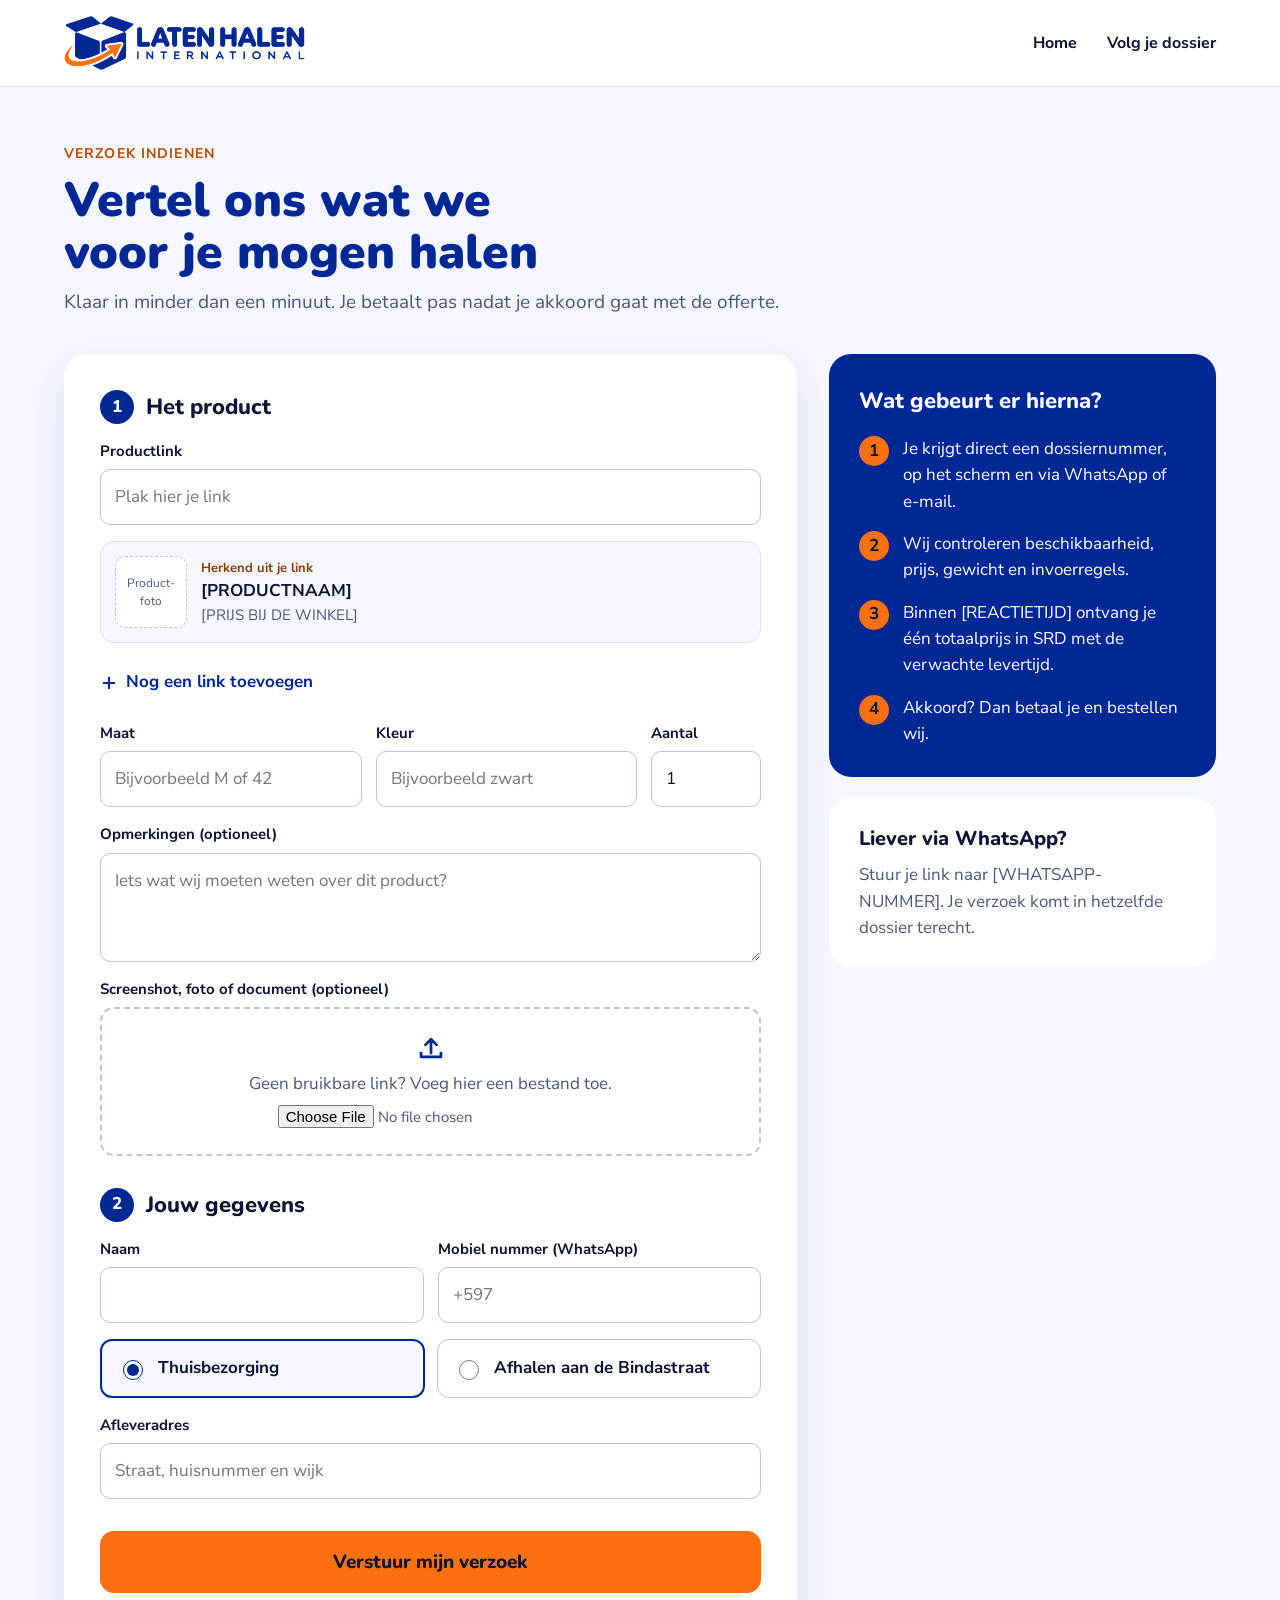
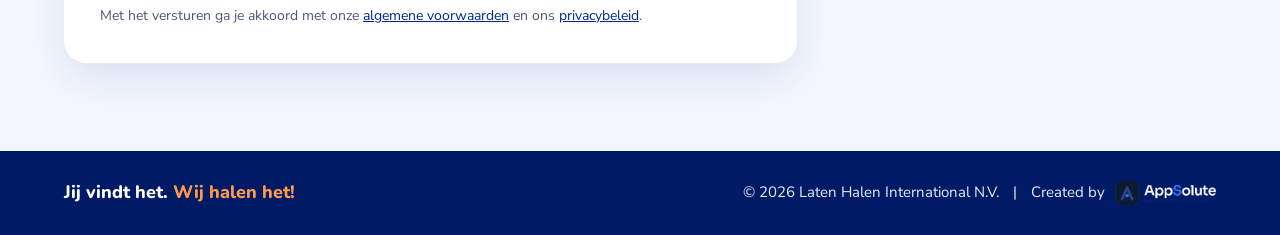
<file: aanvraag.html>
<!DOCTYPE html>
<html lang="nl">
<head>
<meta charset="utf-8">
<meta name="viewport" content="width=device-width, initial-scale=1">
<title>Verzoek indienen | Laten Halen International</title>
<meta name="description" content="Iets gezien bij een buitenlandse webwinkel of op sociale media? Plak de link. Laten Halen International koopt in, verzendt, klaart in en bezorgt het bij jou thuis in Suriname.">
<link rel="canonical" href="https://www.latenhalen.international/aanvraag.html">
<meta property="og:type" content="website">
<meta property="og:title" content="Verzoek indienen | Laten Halen International">
<meta property="og:description" content="Iets gezien bij een buitenlandse webwinkel of op sociale media? Plak de link. Laten Halen International koopt in, verzendt, klaart in en bezorgt het bij jou thuis in Suriname.">
<meta property="og:url" content="https://www.latenhalen.international/aanvraag.html">
<meta property="og:image" content="https://www.latenhalen.international/img/logo.png">
<meta name="theme-color" content="#002894">
<link rel="icon" href="favicon.ico" sizes="any">
<link rel="icon" type="image/png" sizes="192x192" href="img/icoon-192.png">
<link rel="apple-touch-icon" href="img/icoon-180.png">
<link rel="preload" href="fonts/nunito-latin.woff2" as="font" type="font/woff2" crossorigin>
<link rel="preload" href="fonts/nunito-sans-latin.woff2" as="font" type="font/woff2" crossorigin>
<link rel="stylesheet" href="css/style.css">
</head>
<body>
<div style="font-family: 'Nunito Sans', 'Segoe UI', Arial, sans-serif; color: #0B1533; background: #F4F7FD; font-size: 17px; line-height: 1.55">

<header style="background: #FFFFFF; border-bottom: 1px solid #DCE3F2">
<div style="max-width: 1200px; margin: 0 auto; padding: 16px 24px; display: flex; flex-wrap: wrap; align-items: center; justify-content: space-between; gap: 16px 32px">
<a href="/" aria-label="Laten Halen International, naar de startpagina" style="display: flex"><img src="img/logo.png" alt="Laten Halen International" style="height: 54px; width: auto; max-width: 100%"></a>
<nav aria-label="Hoofdmenu" style="display: flex; flex-wrap: wrap; align-items: center; gap: 8px 30px; font-weight: 700; font-size: 16px">
<a href="/" style="color: #0B1533; text-decoration: none; padding: 12px 0">Home</a>
<a href="volgen.html" style="color: #0B1533; text-decoration: none; padding: 12px 0">Volg je dossier</a>
</nav>
</div>
</header>

<main style="max-width: 1200px; margin: 0 auto; padding: 56px 24px 88px; display: flex; flex-direction: column; gap: 36px">
<div style="display: flex; flex-direction: column; gap: 10px; max-width: 720px">
<span style="color: #B84A00; font-weight: 700; font-size: 14px; letter-spacing: 0.08em; text-transform: uppercase">Verzoek indienen</span>
<h1 style="margin: 0; font-family: 'Nunito', sans-serif; font-weight: 900; font-size: clamp(32px, 3.8vw, 48px); line-height: 1.08; color: #002894; text-wrap: balance">Vertel ons wat we voor je mogen halen</h1>
<p style="margin: 0; color: #4A5878; font-size: 19px">Klaar in minder dan een minuut. Je betaalt pas nadat je akkoord gaat met de offerte.</p>
</div>

<div style="display: flex; flex-wrap: wrap; gap: 32px; align-items: flex-start">
<form style="flex: 2 1 560px; min-width: 0; background: #FFFFFF; border-radius: 22px; padding: 36px; box-shadow: 0 16px 40px rgba(0, 40, 148, 0.10); display: flex; flex-direction: column; gap: 32px">

<fieldset style="border: 0; margin: 0; padding: 0; display: flex; flex-direction: column; gap: 16px">
<legend style="padding: 0; margin-bottom: 16px; font-family: 'Nunito', sans-serif; font-weight: 800; font-size: 22px; display: flex; align-items: center; gap: 12px"><span style="width: 34px; height: 34px; border-radius: 50%; background: #002894; color: #FFFFFF; display: inline-flex; align-items: center; justify-content: center; font-size: 17px">1</span>Het product</legend>
<div style="display: flex; flex-direction: column; gap: 6px"><label for="f-link" style="font-weight: 700; font-size: 15px">Productlink</label><input id="f-link" type="url" placeholder="Plak hier je link" style="border: 1.5px solid #B9C4DE; border-radius: 10px; padding: 14px; font: inherit; color: #0B1533; width: 100%"></div>
<div style="border: 1px solid #DCE3F2; background: #F4F7FD; border-radius: 14px; padding: 14px; display: flex; gap: 14px; align-items: center">
<div style="flex: 0 0 72px; height: 72px; border-radius: 10px; border: 1.5px dashed #B9C4DE; background: #FFFFFF; display: flex; align-items: center; justify-content: center; font-size: 12px; color: #4A5878; text-align: center">Product-<br>foto</div>
<div style="min-width: 0"><div style="font-size: 13px; font-weight: 700; color: #8A3A00">Herkend uit je link</div><div style="font-weight: 700">[PRODUCTNAAM]</div><div style="font-size: 15px; color: #4A5878">[PRIJS BIJ DE WINKEL]</div></div>
</div>
<button type="button" style="align-self: flex-start; background: none; border: 0; padding: 10px 0; font: inherit; font-weight: 700; color: #002894; cursor: pointer; display: flex; align-items: center; gap: 8px; min-height: 44px"><svg aria-hidden="true" width="18" height="18" viewBox="0 0 24 24" fill="none" stroke="currentColor" stroke-width="2.8" stroke-linecap="round"><path d="M12 5v14M5 12h14"></path></svg>Nog een link toevoegen</button>
<div style="display: flex; flex-wrap: wrap; gap: 14px">
<div style="flex: 1 1 150px; display: flex; flex-direction: column; gap: 6px"><label for="f-maat" style="font-weight: 700; font-size: 15px">Maat</label><input id="f-maat" type="text" placeholder="Bijvoorbeeld M of 42" style="border: 1.5px solid #B9C4DE; border-radius: 10px; padding: 14px; font: inherit; color: #0B1533; width: 100%"></div>
<div style="flex: 1 1 150px; display: flex; flex-direction: column; gap: 6px"><label for="f-kleur" style="font-weight: 700; font-size: 15px">Kleur</label><input id="f-kleur" type="text" placeholder="Bijvoorbeeld zwart" style="border: 1.5px solid #B9C4DE; border-radius: 10px; padding: 14px; font: inherit; color: #0B1533; width: 100%"></div>
<div style="flex: 0 1 110px; display: flex; flex-direction: column; gap: 6px"><label for="f-aantal" style="font-weight: 700; font-size: 15px">Aantal</label><input id="f-aantal" type="number" min="1" value="1" style="border: 1.5px solid #B9C4DE; border-radius: 10px; padding: 14px; font: inherit; color: #0B1533; width: 100%"></div>
</div>
<div style="display: flex; flex-direction: column; gap: 6px"><label for="f-opm" style="font-weight: 700; font-size: 15px">Opmerkingen (optioneel)</label><textarea id="f-opm" rows="3" placeholder="Iets wat wij moeten weten over dit product?" style="border: 1.5px solid #B9C4DE; border-radius: 10px; padding: 14px; font: inherit; color: #0B1533; width: 100%; resize: vertical"></textarea></div>
<div style="display: flex; flex-direction: column; gap: 6px"><label for="f-upload" style="font-weight: 700; font-size: 15px">Screenshot, foto of document (optioneel)</label>
<div style="border: 2px dashed #B9C4DE; border-radius: 14px; padding: 24px; display: flex; flex-direction: column; align-items: center; gap: 8px; text-align: center; color: #4A5878">
<svg aria-hidden="true" width="30" height="30" viewBox="0 0 24 24" fill="none" stroke="#002894" stroke-width="2.2" stroke-linecap="round" stroke-linejoin="round"><path d="M12 16V5M7.5 9.5 12 5l4.5 4.5"></path><path d="M4 16v3h16v-3"></path></svg>
<span>Geen bruikbare link? Voeg hier een bestand toe.</span>
<input id="f-upload" type="file" style="font: inherit; font-size: 15px; max-width: 100%">
</div></div>
</fieldset>

<fieldset style="border: 0; margin: 0; padding: 0; display: flex; flex-direction: column; gap: 16px">
<legend style="padding: 0; margin-bottom: 16px; font-family: 'Nunito', sans-serif; font-weight: 800; font-size: 22px; display: flex; align-items: center; gap: 12px"><span style="width: 34px; height: 34px; border-radius: 50%; background: #002894; color: #FFFFFF; display: inline-flex; align-items: center; justify-content: center; font-size: 17px">2</span>Jouw gegevens</legend>
<div style="display: flex; flex-wrap: wrap; gap: 14px">
<div style="flex: 1 1 220px; display: flex; flex-direction: column; gap: 6px"><label for="f-naam" style="font-weight: 700; font-size: 15px">Naam</label><input id="f-naam" type="text" autocomplete="name" style="border: 1.5px solid #B9C4DE; border-radius: 10px; padding: 14px; font: inherit; color: #0B1533; width: 100%"></div>
<div style="flex: 1 1 220px; display: flex; flex-direction: column; gap: 6px"><label for="f-tel" style="font-weight: 700; font-size: 15px">Mobiel nummer (WhatsApp)</label><input id="f-tel" type="tel" autocomplete="tel" placeholder="+597" style="border: 1.5px solid #B9C4DE; border-radius: 10px; padding: 14px; font: inherit; color: #0B1533; width: 100%"></div>
</div>
<div role="radiogroup" aria-label="Aflevering" style="display: flex; flex-wrap: wrap; gap: 12px">
<label style="flex: 1 1 220px; border: 2px solid #002894; background: #F4F7FD; border-radius: 12px; padding: 14px 16px; display: flex; align-items: center; gap: 12px; font-weight: 700; cursor: pointer"><input type="radio" name="aflevering" id="f-thuis" checked="" style="width: 20px; height: 20px; accent-color: #002894">Thuisbezorging</label>
<label style="flex: 1 1 220px; border: 1.5px solid #B9C4DE; border-radius: 12px; padding: 14px 16px; display: flex; align-items: center; gap: 12px; font-weight: 700; cursor: pointer"><input type="radio" name="aflevering" id="f-afhalen" style="width: 20px; height: 20px; accent-color: #002894">Afhalen aan de Bindastraat</label>
</div>
<div style="display: flex; flex-direction: column; gap: 6px"><label for="f-adres" style="font-weight: 700; font-size: 15px">Afleveradres</label><input id="f-adres" type="text" autocomplete="street-address" placeholder="Straat, huisnummer en wijk" style="border: 1.5px solid #B9C4DE; border-radius: 10px; padding: 14px; font: inherit; color: #0B1533; width: 100%"></div>
</fieldset>

<div style="display: flex; flex-direction: column; gap: 12px">
<button type="button" style="background: #FC7010; color: #0B1533; border: 0; border-radius: 14px; padding: 18px 28px; font-family: 'Nunito', sans-serif; font-weight: 800; font-size: 19px; cursor: pointer">Verstuur mijn verzoek</button>
<p style="margin: 0; font-size: 14px; color: #4A5878">Met het versturen ga je akkoord met onze <a href="#">algemene voorwaarden</a> en ons <a href="#">privacybeleid</a>.</p>
</div>
</form>

<aside style="flex: 1 1 300px; min-width: 0; display: flex; flex-direction: column; gap: 20px">
<div style="background: #002894; color: #FFFFFF; border-radius: 22px; padding: 30px; display: flex; flex-direction: column; gap: 18px">
<h2 style="margin: 0; font-family: 'Nunito', sans-serif; font-weight: 800; font-size: 22px">Wat gebeurt er hierna?</h2>
<ol style="margin: 0; padding: 0; list-style: none; display: flex; flex-direction: column; gap: 16px">
<li style="display: flex; gap: 14px"><span style="flex: 0 0 30px; height: 30px; border-radius: 50%; background: #FC7010; color: #0B1533; font-weight: 800; display: flex; align-items: center; justify-content: center">1</span><span>Je krijgt direct een dossiernummer, op het scherm en via WhatsApp of e-mail.</span></li>
<li style="display: flex; gap: 14px"><span style="flex: 0 0 30px; height: 30px; border-radius: 50%; background: #FC7010; color: #0B1533; font-weight: 800; display: flex; align-items: center; justify-content: center">2</span><span>Wij controleren beschikbaarheid, prijs, gewicht en invoerregels.</span></li>
<li style="display: flex; gap: 14px"><span style="flex: 0 0 30px; height: 30px; border-radius: 50%; background: #FC7010; color: #0B1533; font-weight: 800; display: flex; align-items: center; justify-content: center">3</span><span>Binnen [REACTIETIJD] ontvang je één totaalprijs in SRD met de verwachte levertijd.</span></li>
<li style="display: flex; gap: 14px"><span style="flex: 0 0 30px; height: 30px; border-radius: 50%; background: #FC7010; color: #0B1533; font-weight: 800; display: flex; align-items: center; justify-content: center">4</span><span>Akkoord? Dan betaal je en bestellen wij.</span></li>
</ol>
</div>
<div style="background: #FFFFFF; border-radius: 22px; padding: 26px 30px; display: flex; flex-direction: column; gap: 8px">
<h2 style="margin: 0; font-family: 'Nunito', sans-serif; font-weight: 800; font-size: 20px">Liever via WhatsApp?</h2>
<p style="margin: 0; color: #4A5878">Stuur je link naar [WHATSAPP-NUMMER]. Je verzoek komt in hetzelfde dossier terecht.</p>
</div>
</aside>
</div>
</main>

<footer style="background: #001A66; color: #E6ECFA">
<div style="max-width: 1200px; margin: 0 auto; padding: 28px 24px; display: flex; flex-wrap: wrap; align-items: center; justify-content: space-between; gap: 14px 24px; font-size: 15px">
<span style="font-family: 'Nunito', sans-serif; font-weight: 800; font-size: 18px; color: #FFFFFF">Jij vindt het. <span style="color: #FF9A4D">Wij halen het!</span></span>
<span style="display: flex; flex-wrap: wrap; align-items: center; gap: 10px 14px"><span>© 2026 Laten Halen International N.V.</span><span aria-hidden="true">|</span><span style="display: flex; align-items: center; gap: 10px">Created by <img src="img/appsolute.png" alt="AppSolute" style="height: 24px; width: auto"></span></span>
</div>
</footer>

</div>
<script src="js/main.js" defer></script>
</body>
</html>
</file>
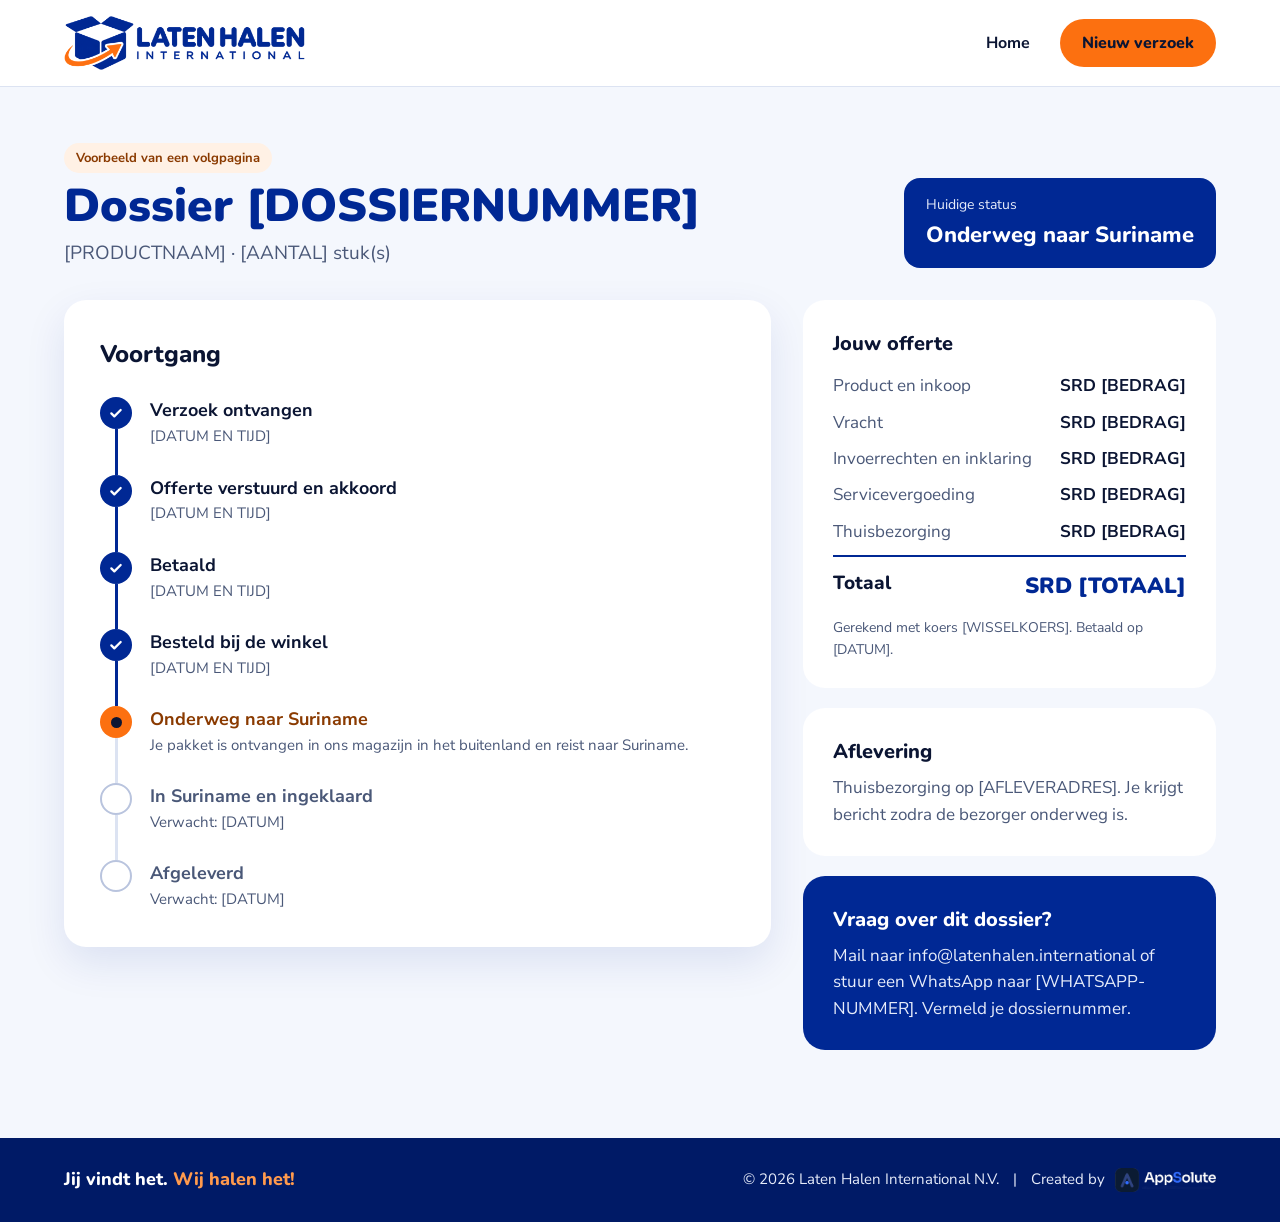
<file: volgen.html>
<!DOCTYPE html>
<html lang="nl">
<head>
<meta charset="utf-8">
<meta name="viewport" content="width=device-width, initial-scale=1">
<title>Volg je dossier | Laten Halen International</title>
<meta name="description" content="Iets gezien bij een buitenlandse webwinkel of op sociale media? Plak de link. Laten Halen International koopt in, verzendt, klaart in en bezorgt het bij jou thuis in Suriname.">
<link rel="canonical" href="https://www.latenhalen.international/volgen.html">
<meta property="og:type" content="website">
<meta property="og:title" content="Volg je dossier | Laten Halen International">
<meta property="og:description" content="Iets gezien bij een buitenlandse webwinkel of op sociale media? Plak de link. Laten Halen International koopt in, verzendt, klaart in en bezorgt het bij jou thuis in Suriname.">
<meta property="og:url" content="https://www.latenhalen.international/volgen.html">
<meta property="og:image" content="https://www.latenhalen.international/img/logo.png">
<meta name="theme-color" content="#002894">
<link rel="icon" href="favicon.ico" sizes="any">
<link rel="icon" type="image/png" sizes="192x192" href="img/icoon-192.png">
<link rel="apple-touch-icon" href="img/icoon-180.png">
<link rel="preload" href="fonts/nunito-latin.woff2" as="font" type="font/woff2" crossorigin>
<link rel="preload" href="fonts/nunito-sans-latin.woff2" as="font" type="font/woff2" crossorigin>
<link rel="stylesheet" href="css/style.css">
</head>
<body>
<div style="font-family: 'Nunito Sans', 'Segoe UI', Arial, sans-serif; color: #0B1533; background: #F4F7FD; font-size: 17px; line-height: 1.55">

<header style="background: #FFFFFF; border-bottom: 1px solid #DCE3F2">
<div style="max-width: 1200px; margin: 0 auto; padding: 16px 24px; display: flex; flex-wrap: wrap; align-items: center; justify-content: space-between; gap: 16px 32px">
<a href="/" aria-label="Laten Halen International, naar de startpagina" style="display: flex"><img src="img/logo.png" alt="Laten Halen International" style="height: 54px; width: auto; max-width: 100%"></a>
<nav aria-label="Hoofdmenu" style="display: flex; flex-wrap: wrap; align-items: center; gap: 8px 30px; font-weight: 700; font-size: 16px">
<a href="/" style="color: #0B1533; text-decoration: none; padding: 12px 0">Home</a>
<a href="aanvraag.html" style="background: #FC7010; color: #0B1533; text-decoration: none; padding: 12px 22px; border-radius: 999px; font-family: 'Nunito', sans-serif; font-weight: 800">Nieuw verzoek</a>
</nav>
</div>
</header>

<main style="max-width: 1200px; margin: 0 auto; padding: 56px 24px 88px; display: flex; flex-direction: column; gap: 32px">

<div style="display: flex; flex-wrap: wrap; align-items: flex-end; justify-content: space-between; gap: 16px 32px">
<div style="display: flex; flex-direction: column; gap: 8px; min-width: 0">
<span style="align-self: flex-start; background: #FFF1E5; color: #8A3A00; font-size: 13px; font-weight: 700; padding: 5px 12px; border-radius: 999px">Voorbeeld van een volgpagina</span>
<h1 style="margin: 0; font-family: 'Nunito', sans-serif; font-weight: 900; font-size: clamp(30px, 3.6vw, 46px); line-height: 1.08; color: #002894">Dossier [DOSSIERNUMMER]</h1>
<p style="margin: 0; color: #4A5878; font-size: 19px">[PRODUCTNAAM] · [AANTAL] stuk(s)</p>
</div>
<div style="background: #002894; color: #FFFFFF; border-radius: 16px; padding: 16px 22px; display: flex; flex-direction: column; gap: 2px">
<span style="font-size: 14px; color: #E6ECFA">Huidige status</span>
<span style="font-family: 'Nunito', sans-serif; font-weight: 800; font-size: 22px">Onderweg naar Suriname</span>
</div>
</div>

<div style="display: flex; flex-wrap: wrap; gap: 32px; align-items: flex-start">

<section aria-label="Voortgang" style="flex: 2 1 520px; min-width: 0; background: #FFFFFF; border-radius: 22px; padding: 36px; box-shadow: 0 16px 40px rgba(0, 40, 148, 0.10); display: flex; flex-direction: column; gap: 24px">
<h2 style="margin: 0; font-family: 'Nunito', sans-serif; font-weight: 800; font-size: 24px">Voortgang</h2>
<ol style="list-style: none; margin: 0; padding: 0; display: flex; flex-direction: column">
<li style="display: flex; gap: 18px"><div style="flex: 0 0 32px; display: flex; flex-direction: column; align-items: center"><span style="width: 32px; height: 32px; border-radius: 50%; background: #002894; color: #FFFFFF; display: flex; align-items: center; justify-content: center"><svg aria-hidden="true" width="16" height="16" viewBox="0 0 24 24" fill="none" stroke="currentColor" stroke-width="3.4" stroke-linecap="round" stroke-linejoin="round"><path d="M5 12.5l4.5 4.5L19 7.5"></path></svg></span><span style="flex: 1; width: 3px; background: #002894"></span></div><div style="padding-bottom: 26px"><div style="font-weight: 700; font-size: 18px">Verzoek ontvangen</div><div style="color: #4A5878; font-size: 15px">[DATUM EN TIJD]</div></div></li>
<li style="display: flex; gap: 18px"><div style="flex: 0 0 32px; display: flex; flex-direction: column; align-items: center"><span style="width: 32px; height: 32px; border-radius: 50%; background: #002894; color: #FFFFFF; display: flex; align-items: center; justify-content: center"><svg aria-hidden="true" width="16" height="16" viewBox="0 0 24 24" fill="none" stroke="currentColor" stroke-width="3.4" stroke-linecap="round" stroke-linejoin="round"><path d="M5 12.5l4.5 4.5L19 7.5"></path></svg></span><span style="flex: 1; width: 3px; background: #002894"></span></div><div style="padding-bottom: 26px"><div style="font-weight: 700; font-size: 18px">Offerte verstuurd en akkoord</div><div style="color: #4A5878; font-size: 15px">[DATUM EN TIJD]</div></div></li>
<li style="display: flex; gap: 18px"><div style="flex: 0 0 32px; display: flex; flex-direction: column; align-items: center"><span style="width: 32px; height: 32px; border-radius: 50%; background: #002894; color: #FFFFFF; display: flex; align-items: center; justify-content: center"><svg aria-hidden="true" width="16" height="16" viewBox="0 0 24 24" fill="none" stroke="currentColor" stroke-width="3.4" stroke-linecap="round" stroke-linejoin="round"><path d="M5 12.5l4.5 4.5L19 7.5"></path></svg></span><span style="flex: 1; width: 3px; background: #002894"></span></div><div style="padding-bottom: 26px"><div style="font-weight: 700; font-size: 18px">Betaald</div><div style="color: #4A5878; font-size: 15px">[DATUM EN TIJD]</div></div></li>
<li style="display: flex; gap: 18px"><div style="flex: 0 0 32px; display: flex; flex-direction: column; align-items: center"><span style="width: 32px; height: 32px; border-radius: 50%; background: #002894; color: #FFFFFF; display: flex; align-items: center; justify-content: center"><svg aria-hidden="true" width="16" height="16" viewBox="0 0 24 24" fill="none" stroke="currentColor" stroke-width="3.4" stroke-linecap="round" stroke-linejoin="round"><path d="M5 12.5l4.5 4.5L19 7.5"></path></svg></span><span style="flex: 1; width: 3px; background: #002894"></span></div><div style="padding-bottom: 26px"><div style="font-weight: 700; font-size: 18px">Besteld bij de winkel</div><div style="color: #4A5878; font-size: 15px">[DATUM EN TIJD]</div></div></li>
<li style="display: flex; gap: 18px"><div style="flex: 0 0 32px; display: flex; flex-direction: column; align-items: center"><span style="width: 32px; height: 32px; border-radius: 50%; background: #FC7010; display: flex; align-items: center; justify-content: center"><span style="width: 11px; height: 11px; border-radius: 50%; background: #0B1533"></span></span><span style="flex: 1; width: 3px; background: #DCE3F2"></span></div><div style="padding-bottom: 26px; flex: 1; min-width: 0"><div style="font-weight: 800; font-size: 18px; color: #8A3A00">Onderweg naar Suriname</div><div style="color: #4A5878; font-size: 15px">Je pakket is ontvangen in ons magazijn in het buitenland en reist naar Suriname.</div></div></li>
<li style="display: flex; gap: 18px"><div style="flex: 0 0 32px; display: flex; flex-direction: column; align-items: center"><span style="width: 32px; height: 32px; border-radius: 50%; border: 2.5px solid #B9C4DE; background: #FFFFFF"></span><span style="flex: 1; width: 3px; background: #DCE3F2"></span></div><div style="padding-bottom: 26px"><div style="font-weight: 700; font-size: 18px; color: #4A5878">In Suriname en ingeklaard</div><div style="color: #4A5878; font-size: 15px">Verwacht: [DATUM]</div></div></li>
<li style="display: flex; gap: 18px"><div style="flex: 0 0 32px; display: flex; flex-direction: column; align-items: center"><span style="width: 32px; height: 32px; border-radius: 50%; border: 2.5px solid #B9C4DE; background: #FFFFFF"></span></div><div><div style="font-weight: 700; font-size: 18px; color: #4A5878">Afgeleverd</div><div style="color: #4A5878; font-size: 15px">Verwacht: [DATUM]</div></div></li>
</ol>
</section>

<aside style="flex: 1 1 320px; min-width: 0; display: flex; flex-direction: column; gap: 20px">
<section style="background: #FFFFFF; border-radius: 22px; padding: 28px 30px; display: flex; flex-direction: column; gap: 14px">
<h2 style="margin: 0; font-family: 'Nunito', sans-serif; font-weight: 800; font-size: 20px">Jouw offerte</h2>
<dl style="margin: 0; display: flex; flex-direction: column; gap: 10px; font-variant-numeric: tabular-nums">
<div style="display: flex; justify-content: space-between; gap: 16px"><dt style="color: #4A5878">Product en inkoop</dt><dd style="margin: 0; font-weight: 700">SRD [BEDRAG]</dd></div>
<div style="display: flex; justify-content: space-between; gap: 16px"><dt style="color: #4A5878">Vracht</dt><dd style="margin: 0; font-weight: 700">SRD [BEDRAG]</dd></div>
<div style="display: flex; justify-content: space-between; gap: 16px"><dt style="color: #4A5878">Invoerrechten en inklaring</dt><dd style="margin: 0; font-weight: 700">SRD [BEDRAG]</dd></div>
<div style="display: flex; justify-content: space-between; gap: 16px"><dt style="color: #4A5878">Servicevergoeding</dt><dd style="margin: 0; font-weight: 700">SRD [BEDRAG]</dd></div>
<div style="display: flex; justify-content: space-between; gap: 16px"><dt style="color: #4A5878">Thuisbezorging</dt><dd style="margin: 0; font-weight: 700">SRD [BEDRAG]</dd></div>
<div style="display: flex; justify-content: space-between; gap: 16px; border-top: 2px solid #002894; padding-top: 12px"><dt style="font-family: 'Nunito', sans-serif; font-weight: 800; font-size: 19px">Totaal</dt><dd style="margin: 0; font-family: 'Nunito', sans-serif; font-weight: 900; font-size: 22px; color: #002894">SRD [TOTAAL]</dd></div>
</dl>
<p style="margin: 0; font-size: 14px; color: #4A5878">Gerekend met koers [WISSELKOERS]. Betaald op [DATUM].</p>
</section>
<section style="background: #FFFFFF; border-radius: 22px; padding: 28px 30px; display: flex; flex-direction: column; gap: 8px">
<h2 style="margin: 0; font-family: 'Nunito', sans-serif; font-weight: 800; font-size: 20px">Aflevering</h2>
<p style="margin: 0; color: #4A5878">Thuisbezorging op [AFLEVERADRES]. Je krijgt bericht zodra de bezorger onderweg is.</p>
</section>
<section style="background: #002894; color: #FFFFFF; border-radius: 22px; padding: 28px 30px; display: flex; flex-direction: column; gap: 8px">
<h2 style="margin: 0; font-family: 'Nunito', sans-serif; font-weight: 800; font-size: 20px">Vraag over dit dossier?</h2>
<p style="margin: 0; color: #E6ECFA">Mail naar info@latenhalen.international of stuur een WhatsApp naar [WHATSAPP-NUMMER]. Vermeld je dossiernummer.</p>
</section>
</aside>
</div>
</main>

<footer style="background: #001A66; color: #E6ECFA">
<div style="max-width: 1200px; margin: 0 auto; padding: 28px 24px; display: flex; flex-wrap: wrap; align-items: center; justify-content: space-between; gap: 14px 24px; font-size: 15px">
<span style="font-family: 'Nunito', sans-serif; font-weight: 800; font-size: 18px; color: #FFFFFF">Jij vindt het. <span style="color: #FF9A4D">Wij halen het!</span></span>
<span style="display: flex; flex-wrap: wrap; align-items: center; gap: 10px 14px"><span>© 2026 Laten Halen International N.V.</span><span aria-hidden="true">|</span><span style="display: flex; align-items: center; gap: 10px">Created by <img src="img/appsolute.png" alt="AppSolute" style="height: 24px; width: auto"></span></span>
</div>
</footer>

</div>
<script src="js/main.js" defer></script>
</body>
</html>
</file>
<file: css/style.css>
/* Laten Halen International - basisstijl en lettertypen */
/* latin */
@font-face {
  font-family: 'Nunito';
  font-style: normal;
  font-weight: 700;
  font-display: swap;
  src: url("../fonts/nunito-latin.woff2") format('woff2');
  unicode-range: U+0000-00FF, U+0131, U+0152-0153, U+02BB-02BC, U+02C6, U+02DA, U+02DC, U+0304, U+0308, U+0329, U+2000-206F, U+20AC, U+2122, U+2191, U+2193, U+2212, U+2215, U+FEFF, U+FFFD;
}
/* latin */
@font-face {
  font-family: 'Nunito';
  font-style: normal;
  font-weight: 800;
  font-display: swap;
  src: url("../fonts/nunito-latin.woff2") format('woff2');
  unicode-range: U+0000-00FF, U+0131, U+0152-0153, U+02BB-02BC, U+02C6, U+02DA, U+02DC, U+0304, U+0308, U+0329, U+2000-206F, U+20AC, U+2122, U+2191, U+2193, U+2212, U+2215, U+FEFF, U+FFFD;
}
/* latin */
@font-face {
  font-family: 'Nunito';
  font-style: normal;
  font-weight: 900;
  font-display: swap;
  src: url("../fonts/nunito-latin.woff2") format('woff2');
  unicode-range: U+0000-00FF, U+0131, U+0152-0153, U+02BB-02BC, U+02C6, U+02DA, U+02DC, U+0304, U+0308, U+0329, U+2000-206F, U+20AC, U+2122, U+2191, U+2193, U+2212, U+2215, U+FEFF, U+FFFD;
}
/* latin */
@font-face {
  font-family: 'Nunito Sans';
  font-style: normal;
  font-weight: 400;
  font-stretch: 100%;
  font-display: swap;
  src: url("../fonts/nunito-sans-latin.woff2") format('woff2');
  unicode-range: U+0000-00FF, U+0131, U+0152-0153, U+02BB-02BC, U+02C6, U+02DA, U+02DC, U+0304, U+0308, U+0329, U+2000-206F, U+20AC, U+2122, U+2191, U+2193, U+2212, U+2215, U+FEFF, U+FFFD;
}
/* latin */
@font-face {
  font-family: 'Nunito Sans';
  font-style: normal;
  font-weight: 600;
  font-stretch: 100%;
  font-display: swap;
  src: url("../fonts/nunito-sans-latin.woff2") format('woff2');
  unicode-range: U+0000-00FF, U+0131, U+0152-0153, U+02BB-02BC, U+02C6, U+02DA, U+02DC, U+0304, U+0308, U+0329, U+2000-206F, U+20AC, U+2122, U+2191, U+2193, U+2212, U+2215, U+FEFF, U+FFFD;
}
/* latin */
@font-face {
  font-family: 'Nunito Sans';
  font-style: normal;
  font-weight: 700;
  font-stretch: 100%;
  font-display: swap;
  src: url("../fonts/nunito-sans-latin.woff2") format('woff2');
  unicode-range: U+0000-00FF, U+0131, U+0152-0153, U+02BB-02BC, U+02C6, U+02DA, U+02DC, U+0304, U+0308, U+0329, U+2000-206F, U+20AC, U+2122, U+2191, U+2193, U+2212, U+2215, U+FEFF, U+FFFD;
}

body{margin:0}
*{box-sizing:border-box}
a{color:#002894}a:hover{color:#001A66}
input:focus,select:focus,textarea:focus,a:focus-visible,button:focus-visible{outline:3px solid #FC7010;outline-offset:2px}
html{scroll-behavior:smooth}
img{max-width:100%}
fieldset{min-width:0}
input,select,textarea{max-width:100%}
</file>
